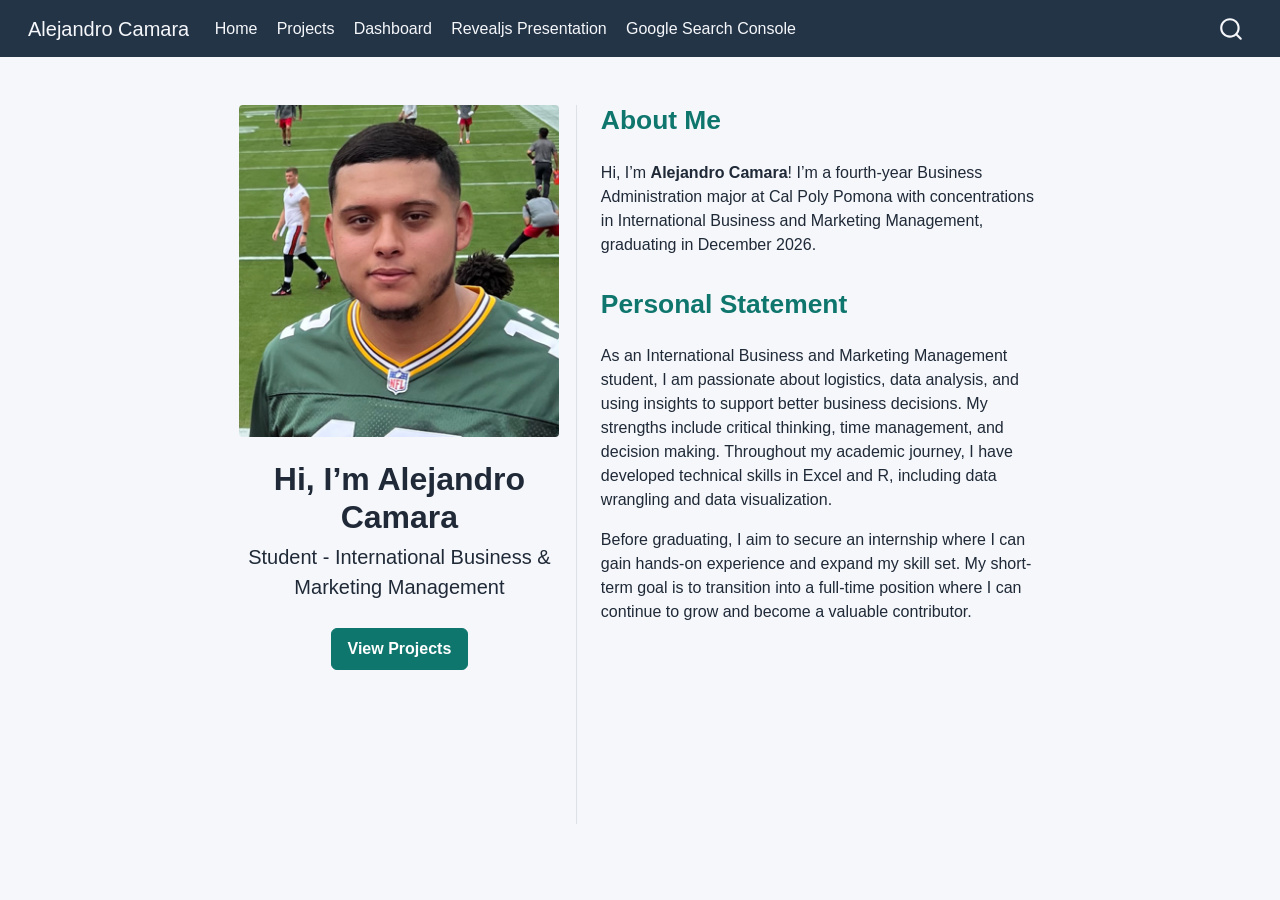
<file: index.html>
<!DOCTYPE html>
<html xmlns="http://www.w3.org/1999/xhtml" lang="en" xml:lang="en"><head>

<meta charset="utf-8">
<meta name="generator" content="quarto-1.9.37">

<meta name="viewport" content="width=device-width, initial-scale=1.0, user-scalable=yes">


<title>Hi, I’m Alejandro Camara – Alejandro Camara</title>
<style>
/* Default styles provided by pandoc.
** See https://pandoc.org/MANUAL.html#variables-for-html for config info.
*/
code{white-space: pre-wrap;}
span.smallcaps{font-variant: small-caps;}
div.columns{display: flex; gap: min(4vw, 1.5em);}
div.column{flex: auto; overflow-x: auto;}
div.hanging-indent{margin-left: 1.5em; text-indent: -1.5em;}
ul.task-list{list-style: none;}
ul.task-list li input[type="checkbox"] {
  width: 0.8em;
  margin: 0 0.8em 0.2em -1em; /* quarto-specific, see https://github.com/quarto-dev/quarto-cli/issues/4556 */ 
  vertical-align: middle;
}
</style>


<script src="site_libs/quarto-nav/quarto-nav.js"></script>
<script src="site_libs/quarto-nav/headroom.min.js"></script>
<script src="site_libs/clipboard/clipboard.min.js"></script>
<script src="site_libs/quarto-search/autocomplete.umd.js"></script>
<script src="site_libs/quarto-search/fuse.min.js"></script>
<script src="site_libs/quarto-search/quarto-search.js"></script>
<meta name="quarto:offset" content="./">
<script src="site_libs/quarto-html/quarto.js" type="module"></script>
<script src="site_libs/quarto-html/tabsets/tabsets.js" type="module"></script>
<script src="site_libs/quarto-html/popper.min.js"></script>
<script src="site_libs/quarto-html/tippy.umd.min.js"></script>
<link href="site_libs/quarto-html/tippy.css" rel="stylesheet">
<link href="site_libs/quarto-html/quarto-syntax-highlighting-7f8f88aac4f3542376d5c11b86a4c14d.css" rel="stylesheet" id="quarto-text-highlighting-styles">
<script src="site_libs/bootstrap/bootstrap.min.js"></script>
<link href="site_libs/bootstrap/bootstrap-icons.css" rel="stylesheet">
<link href="site_libs/bootstrap/bootstrap-26445c06ce2e03be5a91d773bb42585d.min.css" rel="stylesheet" append-hash="true" id="quarto-bootstrap" data-mode="light">
<script id="quarto-search-options" type="application/json">{
  "location": "navbar",
  "copy-button": false,
  "collapse-after": 3,
  "panel-placement": "end",
  "type": "overlay",
  "limit": 50,
  "keyboard-shortcut": [
    "f",
    "/",
    "s"
  ],
  "show-item-context": false,
  "language": {
    "search-no-results-text": "No results",
    "search-matching-documents-text": "matching documents",
    "search-copy-link-title": "Copy link to search",
    "search-hide-matches-text": "Hide additional matches",
    "search-more-match-text": "more match in this document",
    "search-more-matches-text": "more matches in this document",
    "search-clear-button-title": "Clear",
    "search-text-placeholder": "",
    "search-detached-cancel-button-title": "Cancel",
    "search-submit-button-title": "Submit",
    "search-label": "Search"
  }
}</script>


<link rel="stylesheet" href="styles.css">
</head>

<body class="nav-fixed fullcontent quarto-light">

<div id="quarto-search-results"></div>
  <header id="quarto-header" class="headroom fixed-top">
    <nav class="navbar navbar-expand-lg " data-bs-theme="dark">
      <div class="navbar-container container-fluid">
      <div class="navbar-brand-container mx-auto">
    <a class="navbar-brand" href="./index.html">
    <span class="navbar-title">Alejandro Camara</span>
    </a>
  </div>
            <div id="quarto-search" class="" title="Search"></div>
          <button class="navbar-toggler" type="button" data-bs-toggle="collapse" data-bs-target="#navbarCollapse" aria-controls="navbarCollapse" role="menu" aria-expanded="false" aria-label="Toggle navigation" onclick="if (window.quartoToggleHeadroom) { window.quartoToggleHeadroom(); }">
  <span class="navbar-toggler-icon"></span>
</button>
          <div class="collapse navbar-collapse" id="navbarCollapse">
            <ul class="navbar-nav navbar-nav-scroll me-auto">
  <li class="nav-item">
    <a class="nav-link active" href="./index.html" aria-current="page"> 
<span class="menu-text">Home</span></a>
  </li>  
  <li class="nav-item">
    <a class="nav-link" href="./projects.html"> 
<span class="menu-text">Projects</span></a>
  </li>  
  <li class="nav-item">
    <a class="nav-link" href="./dashboard.html"> 
<span class="menu-text">Dashboard</span></a>
  </li>  
  <li class="nav-item">
    <a class="nav-link" href="./revealjs-presentation.html"> 
<span class="menu-text">Revealjs Presentation</span></a>
  </li>  
  <li class="nav-item">
    <a class="nav-link" href="./google-analytics.html"> 
<span class="menu-text">Google Search Console</span></a>
  </li>  
</ul>
          </div> <!-- /navcollapse -->
            <div class="quarto-navbar-tools">
</div>
      </div> <!-- /container-fluid -->
    </nav>
</header>
<!-- content -->
<div id="quarto-content" class="quarto-container page-columns page-rows-contents page-layout-article page-navbar">
<!-- sidebar -->
<!-- margin-sidebar -->
    
<!-- main -->
<div class="quarto-about-trestles">
  <div class="about-entity">
    <img src="images/photo.png" class="about-image
  rounded " style="width: 20em;">
<header id="title-block-header" class="quarto-title-block default">
<div class="quarto-title">
<h1 class="title">Hi, I’m Alejandro Camara</h1>
<p class="subtitle lead">Student - International Business &amp; Marketing Management</p>
</div>
<div class="quarto-title-meta">
  </div>
</header>
    <div class="about-links">
  <a href="https://acamara-cpp.github.io/portfolio-website/projects.html" class="about-link" rel="" target="">
     <span class="about-link-text">View Projects</span>
  </a>
</div>
  </div>
  <div class="about-contents"><main class="content" id="quarto-document-content">
<section id="about-me" class="level2">
<h2 data-anchor-id="about-me">About Me</h2>
<p>Hi, I’m <strong>Alejandro Camara</strong>! I’m a fourth-year Business Administration major at Cal Poly Pomona with concentrations in International Business and Marketing Management, graduating in December 2026.</p>
</section>
<section id="personal-statement" class="level2">
<h2 data-anchor-id="personal-statement">Personal Statement</h2>
<p>As an International Business and Marketing Management student, I am passionate about logistics, data analysis, and using insights to support better business decisions. My strengths include critical thinking, time management, and decision making. Throughout my academic journey, I have developed technical skills in Excel and R, including data wrangling and data visualization.</p>
<p>Before graduating, I aim to secure an internship where I can gain hands-on experience and expand my skill set. My short-term goal is to transition into a full-time position where I can continue to grow and become a valuable contributor.</p>


</section>
</main></div>
</div>
 <!-- /main -->
<script id="quarto-html-after-body" type="application/javascript">
  window.document.addEventListener("DOMContentLoaded", function (event) {
    const isCodeAnnotation = (el) => {
      for (const clz of el.classList) {
        if (clz.startsWith('code-annotation-')) {                     
          return true;
        }
      }
      return false;
    }
    const onCopySuccess = function(e) {
      // button target
      const button = e.trigger;
      // don't keep focus
      button.blur();
      // flash "checked"
      button.classList.add('code-copy-button-checked');
      var currentTitle = button.getAttribute("title");
      button.setAttribute("title", "Copied!");
      let tooltip;
      if (window.bootstrap) {
        button.setAttribute("data-bs-toggle", "tooltip");
        button.setAttribute("data-bs-placement", "left");
        button.setAttribute("data-bs-title", "Copied!");
        tooltip = new bootstrap.Tooltip(button, 
          { trigger: "manual", 
            customClass: "code-copy-button-tooltip",
            offset: [0, -8]});
        tooltip.show();    
      }
      setTimeout(function() {
        if (tooltip) {
          tooltip.hide();
          button.removeAttribute("data-bs-title");
          button.removeAttribute("data-bs-toggle");
          button.removeAttribute("data-bs-placement");
        }
        button.setAttribute("title", currentTitle);
        button.classList.remove('code-copy-button-checked');
      }, 1000);
      // clear code selection
      e.clearSelection();
    }
    const getTextToCopy = function(trigger) {
      const outerScaffold = trigger.parentElement.cloneNode(true);
      const codeEl = outerScaffold.querySelector('code');
      for (const childEl of codeEl.children) {
        if (isCodeAnnotation(childEl)) {
          childEl.remove();
        }
      }
      return codeEl.innerText;
    }
    const clipboard = new window.ClipboardJS('.code-copy-button:not([data-in-quarto-modal])', {
      text: getTextToCopy
    });
    clipboard.on('success', onCopySuccess);
    if (window.document.getElementById('quarto-embedded-source-code-modal')) {
      const clipboardModal = new window.ClipboardJS('.code-copy-button[data-in-quarto-modal]', {
        text: getTextToCopy,
        container: window.document.getElementById('quarto-embedded-source-code-modal')
      });
      clipboardModal.on('success', onCopySuccess);
    }
      var localhostRegex = new RegExp(/^(?:http|https):\/\/localhost\:?[0-9]*\//);
      var mailtoRegex = new RegExp(/^mailto:/);
        var filterRegex = new RegExp("https:\/\/acamara-cpp\.github\.io\/portfolio-website\/");
      var isInternal = (href) => {
          return filterRegex.test(href) || localhostRegex.test(href) || mailtoRegex.test(href);
      }
      // Inspect non-navigation links and adorn them if external
     var links = window.document.querySelectorAll('a[href]:not(.nav-link):not(.navbar-brand):not(.toc-action):not(.sidebar-link):not(.sidebar-item-toggle):not(.pagination-link):not(.no-external):not([aria-hidden]):not(.dropdown-item):not(.quarto-navigation-tool):not(.about-link)');
      for (var i=0; i<links.length; i++) {
        const link = links[i];
        if (!isInternal(link.href)) {
          // undo the damage that might have been done by quarto-nav.js in the case of
          // links that we want to consider external
          if (link.dataset.originalHref !== undefined) {
            link.href = link.dataset.originalHref;
          }
        }
      }
    function tippyHover(el, contentFn, onTriggerFn, onUntriggerFn) {
      const config = {
        allowHTML: true,
        maxWidth: 500,
        delay: 100,
        arrow: false,
        appendTo: function(el) {
            return el.parentElement;
        },
        interactive: true,
        interactiveBorder: 10,
        theme: 'quarto',
        placement: 'bottom-start',
      };
      if (contentFn) {
        config.content = contentFn;
      }
      if (onTriggerFn) {
        config.onTrigger = onTriggerFn;
      }
      if (onUntriggerFn) {
        config.onUntrigger = onUntriggerFn;
      }
      window.tippy(el, config); 
    }
    const noterefs = window.document.querySelectorAll('a[role="doc-noteref"]');
    for (var i=0; i<noterefs.length; i++) {
      const ref = noterefs[i];
      tippyHover(ref, function() {
        // use id or data attribute instead here
        let href = ref.getAttribute('data-footnote-href') || ref.getAttribute('href');
        try { href = new URL(href).hash; } catch {}
        const id = href.replace(/^#\/?/, "");
        const note = window.document.getElementById(id);
        if (note) {
          return note.innerHTML;
        } else {
          return "";
        }
      });
    }
    const xrefs = window.document.querySelectorAll('a.quarto-xref');
    const processXRef = (id, note) => {
      // Strip column container classes
      const stripColumnClz = (el) => {
        el.classList.remove("page-full", "page-columns");
        if (el.children) {
          for (const child of el.children) {
            stripColumnClz(child);
          }
        }
      }
      stripColumnClz(note)
      if (id === null || id.startsWith('sec-')) {
        // Special case sections, only their first couple elements
        const container = document.createElement("div");
        if (note.children && note.children.length > 2) {
          container.appendChild(note.children[0].cloneNode(true));
          for (let i = 1; i < note.children.length; i++) {
            const child = note.children[i];
            if (child.tagName === "P" && child.innerText === "") {
              continue;
            } else {
              container.appendChild(child.cloneNode(true));
              break;
            }
          }
          if (window.Quarto?.typesetMath) {
            window.Quarto.typesetMath(container);
          }
          return container.innerHTML
        } else {
          if (window.Quarto?.typesetMath) {
            window.Quarto.typesetMath(note);
          }
          return note.innerHTML;
        }
      } else {
        // Remove any anchor links if they are present
        const anchorLink = note.querySelector('a.anchorjs-link');
        if (anchorLink) {
          anchorLink.remove();
        }
        if (window.Quarto?.typesetMath) {
          window.Quarto.typesetMath(note);
        }
        if (note.classList.contains("callout")) {
          return note.outerHTML;
        } else {
          return note.innerHTML;
        }
      }
    }
    for (var i=0; i<xrefs.length; i++) {
      const xref = xrefs[i];
      tippyHover(xref, undefined, function(instance) {
        instance.disable();
        let url = xref.getAttribute('href');
        let hash = undefined; 
        if (url.startsWith('#')) {
          hash = url;
        } else {
          try { hash = new URL(url).hash; } catch {}
        }
        if (hash) {
          const id = hash.replace(/^#\/?/, "");
          const note = window.document.getElementById(id);
          if (note !== null) {
            try {
              const html = processXRef(id, note.cloneNode(true));
              instance.setContent(html);
            } finally {
              instance.enable();
              instance.show();
            }
          } else {
            // See if we can fetch this
            fetch(url.split('#')[0])
            .then(res => res.text())
            .then(html => {
              const parser = new DOMParser();
              const htmlDoc = parser.parseFromString(html, "text/html");
              const note = htmlDoc.getElementById(id);
              if (note !== null) {
                const html = processXRef(id, note);
                instance.setContent(html);
              } 
            }).finally(() => {
              instance.enable();
              instance.show();
            });
          }
        } else {
          // See if we can fetch a full url (with no hash to target)
          // This is a special case and we should probably do some content thinning / targeting
          fetch(url)
          .then(res => res.text())
          .then(html => {
            const parser = new DOMParser();
            const htmlDoc = parser.parseFromString(html, "text/html");
            const note = htmlDoc.querySelector('main.content');
            if (note !== null) {
              // This should only happen for chapter cross references
              // (since there is no id in the URL)
              // remove the first header
              if (note.children.length > 0 && note.children[0].tagName === "HEADER") {
                note.children[0].remove();
              }
              const html = processXRef(null, note);
              instance.setContent(html);
            } 
          }).finally(() => {
            instance.enable();
            instance.show();
          });
        }
      }, function(instance) {
      });
    }
        let selectedAnnoteEl;
        const selectorForAnnotation = ( cell, annotation) => {
          let cellAttr = 'data-code-cell="' + cell + '"';
          let lineAttr = 'data-code-annotation="' +  annotation + '"';
          const selector = 'span[' + cellAttr + '][' + lineAttr + ']';
          return selector;
        }
        const selectCodeLines = (annoteEl) => {
          const doc = window.document;
          const targetCell = annoteEl.getAttribute("data-target-cell");
          const targetAnnotation = annoteEl.getAttribute("data-target-annotation");
          const annoteSpan = window.document.querySelector(selectorForAnnotation(targetCell, targetAnnotation));
          const lines = annoteSpan.getAttribute("data-code-lines").split(",");
          const lineIds = lines.map((line) => {
            return targetCell + "-" + line;
          })
          let top = null;
          let height = null;
          let parent = null;
          if (lineIds.length > 0) {
              //compute the position of the single el (top and bottom and make a div)
              const el = window.document.getElementById(lineIds[0]);
              top = el.offsetTop;
              height = el.offsetHeight;
              parent = el.parentElement.parentElement;
            if (lineIds.length > 1) {
              const lastEl = window.document.getElementById(lineIds[lineIds.length - 1]);
              const bottom = lastEl.offsetTop + lastEl.offsetHeight;
              height = bottom - top;
            }
            if (top !== null && height !== null && parent !== null) {
              // cook up a div (if necessary) and position it 
              let div = window.document.getElementById("code-annotation-line-highlight");
              if (div === null) {
                div = window.document.createElement("div");
                div.setAttribute("id", "code-annotation-line-highlight");
                div.style.position = 'absolute';
                parent.appendChild(div);
              }
              div.style.top = top - 2 + "px";
              div.style.height = height + 4 + "px";
              div.style.left = 0;
              let gutterDiv = window.document.getElementById("code-annotation-line-highlight-gutter");
              if (gutterDiv === null) {
                gutterDiv = window.document.createElement("div");
                gutterDiv.setAttribute("id", "code-annotation-line-highlight-gutter");
                gutterDiv.style.position = 'absolute';
                const codeCell = window.document.getElementById(targetCell);
                const gutter = codeCell.querySelector('.code-annotation-gutter');
                gutter.appendChild(gutterDiv);
              }
              gutterDiv.style.top = top - 2 + "px";
              gutterDiv.style.height = height + 4 + "px";
            }
            selectedAnnoteEl = annoteEl;
          }
        };
        const unselectCodeLines = () => {
          const elementsIds = ["code-annotation-line-highlight", "code-annotation-line-highlight-gutter"];
          elementsIds.forEach((elId) => {
            const div = window.document.getElementById(elId);
            if (div) {
              div.remove();
            }
          });
          selectedAnnoteEl = undefined;
        };
          // Handle positioning of the toggle
      window.addEventListener(
        "resize",
        throttle(() => {
          elRect = undefined;
          if (selectedAnnoteEl) {
            selectCodeLines(selectedAnnoteEl);
          }
        }, 10)
      );
      function throttle(fn, ms) {
      let throttle = false;
      let timer;
        return (...args) => {
          if(!throttle) { // first call gets through
              fn.apply(this, args);
              throttle = true;
          } else { // all the others get throttled
              if(timer) clearTimeout(timer); // cancel #2
              timer = setTimeout(() => {
                fn.apply(this, args);
                timer = throttle = false;
              }, ms);
          }
        };
      }
        // Attach click handler to the DT
        const annoteDls = window.document.querySelectorAll('dt[data-target-cell]');
        for (const annoteDlNode of annoteDls) {
          annoteDlNode.addEventListener('click', (event) => {
            const clickedEl = event.target;
            if (clickedEl !== selectedAnnoteEl) {
              unselectCodeLines();
              const activeEl = window.document.querySelector('dt[data-target-cell].code-annotation-active');
              if (activeEl) {
                activeEl.classList.remove('code-annotation-active');
              }
              selectCodeLines(clickedEl);
              clickedEl.classList.add('code-annotation-active');
            } else {
              // Unselect the line
              unselectCodeLines();
              clickedEl.classList.remove('code-annotation-active');
            }
          });
        }
    const findCites = (el) => {
      const parentEl = el.parentElement;
      if (parentEl) {
        const cites = parentEl.dataset.cites;
        if (cites) {
          return {
            el,
            cites: cites.split(' ')
          };
        } else {
          return findCites(el.parentElement)
        }
      } else {
        return undefined;
      }
    };
    var bibliorefs = window.document.querySelectorAll('a[role="doc-biblioref"]');
    for (var i=0; i<bibliorefs.length; i++) {
      const ref = bibliorefs[i];
      const citeInfo = findCites(ref);
      if (citeInfo) {
        tippyHover(citeInfo.el, function() {
          var popup = window.document.createElement('div');
          citeInfo.cites.forEach(function(cite) {
            var citeDiv = window.document.createElement('div');
            citeDiv.classList.add('hanging-indent');
            citeDiv.classList.add('csl-entry');
            var biblioDiv = window.document.getElementById('ref-' + cite);
            if (biblioDiv) {
              citeDiv.innerHTML = biblioDiv.innerHTML;
            }
            popup.appendChild(citeDiv);
          });
          return popup.innerHTML;
        });
      }
    }
  });
  </script>
</div> <!-- /content -->




</body></html>
</file>
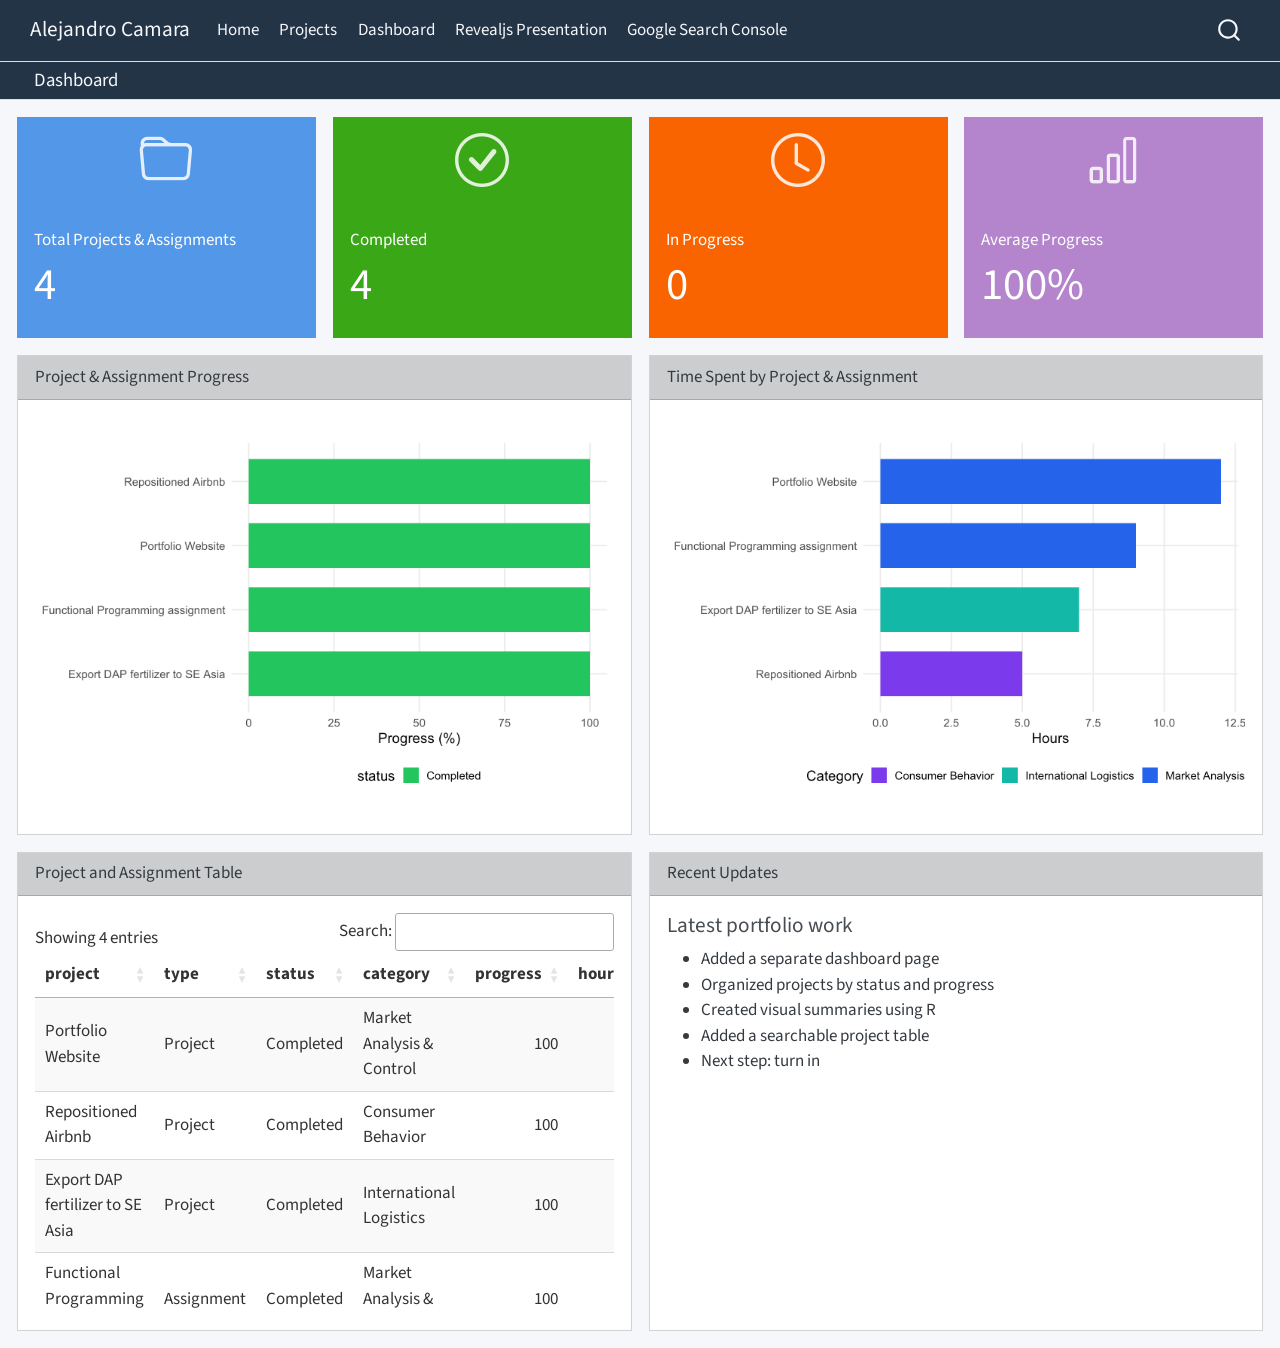
<file: dashboard.html>
<!DOCTYPE html>
<html xmlns="http://www.w3.org/1999/xhtml" lang="en" xml:lang="en"><head>

<meta charset="utf-8">
<meta name="generator" content="quarto-1.9.37">

<meta name="viewport" content="width=device-width, initial-scale=1.0, user-scalable=yes">


<title>Dashboard – Alejandro Camara</title>
<style>
/* Default styles provided by pandoc.
** See https://pandoc.org/MANUAL.html#variables-for-html for config info.
*/
code{white-space: pre-wrap;}
span.smallcaps{font-variant: small-caps;}
div.columns{display: flex; gap: min(4vw, 1.5em);}
div.column{flex: auto; overflow-x: auto;}
div.hanging-indent{margin-left: 1.5em; text-indent: -1.5em;}
ul.task-list{list-style: none;}
ul.task-list li input[type="checkbox"] {
  width: 0.8em;
  margin: 0 0.8em 0.2em -1em; /* quarto-specific, see https://github.com/quarto-dev/quarto-cli/issues/4556 */ 
  vertical-align: middle;
}
</style>


<script src="site_libs/quarto-nav/quarto-nav.js"></script>
<script src="site_libs/quarto-nav/headroom.min.js"></script>
<script src="site_libs/clipboard/clipboard.min.js"></script>
<script src="site_libs/quarto-search/autocomplete.umd.js"></script>
<script src="site_libs/quarto-search/fuse.min.js"></script>
<script src="site_libs/quarto-search/quarto-search.js"></script>
<meta name="quarto:offset" content="./">
<script src="site_libs/quarto-html/quarto.js" type="module"></script>
<script src="site_libs/quarto-html/tabsets/tabsets.js" type="module"></script>
<script src="site_libs/quarto-html/popper.min.js"></script>
<script src="site_libs/quarto-html/tippy.umd.min.js"></script>
<script src="site_libs/quarto-html/anchor.min.js"></script>
<link href="site_libs/quarto-html/tippy.css" rel="stylesheet">
<link href="site_libs/quarto-html/quarto-syntax-highlighting-7f8f88aac4f3542376d5c11b86a4c14d.css" rel="stylesheet" class="quarto-color-scheme" id="quarto-text-highlighting-styles">
<link href="site_libs/quarto-html/quarto-syntax-highlighting-dark-d0ae9245876894da5ac7e18953ecc5cc.css" rel="stylesheet" class="quarto-color-scheme quarto-color-alternate" id="quarto-text-highlighting-styles">
<link href="site_libs/quarto-html/quarto-syntax-highlighting-7f8f88aac4f3542376d5c11b86a4c14d.css" rel="stylesheet" class="quarto-color-scheme-extra" id="quarto-text-highlighting-styles">
<script src="site_libs/bootstrap/bootstrap.min.js"></script>
<link href="site_libs/bootstrap/bootstrap-icons.css" rel="stylesheet">
<link href="site_libs/bootstrap/bootstrap-158031087360bce0ff56dc785ce39e06.min.css" rel="stylesheet" append-hash="true" class="quarto-color-scheme" id="quarto-bootstrap" data-mode="light">
<link href="site_libs/bootstrap/bootstrap-dark-158031087360bce0ff56dc785ce39e06.min.css" rel="stylesheet" append-hash="true" class="quarto-color-scheme quarto-color-alternate" id="quarto-bootstrap" data-mode="light">
<link href="site_libs/bootstrap/bootstrap-158031087360bce0ff56dc785ce39e06.min.css" rel="stylesheet" append-hash="true" class="quarto-color-scheme-extra" id="quarto-bootstrap" data-mode="light">
<script src="site_libs/quarto-dashboard/quarto-dashboard.js"></script>
<script src="site_libs/quarto-dashboard/stickythead.js"></script>



<script src="site_libs/quarto-dashboard/web-components.js" type="module"></script>
<script src="site_libs/quarto-dashboard/components.js"></script>

<script id="quarto-search-options" type="application/json">{
  "location": "navbar",
  "copy-button": false,
  "collapse-after": 3,
  "panel-placement": "end",
  "type": "overlay",
  "limit": 50,
  "keyboard-shortcut": [
    "f",
    "/",
    "s"
  ],
  "show-item-context": false,
  "language": {
    "search-no-results-text": "No results",
    "search-matching-documents-text": "matching documents",
    "search-copy-link-title": "Copy link to search",
    "search-hide-matches-text": "Hide additional matches",
    "search-more-match-text": "more match in this document",
    "search-more-matches-text": "more matches in this document",
    "search-clear-button-title": "Clear",
    "search-text-placeholder": "",
    "search-detached-cancel-button-title": "Cancel",
    "search-submit-button-title": "Submit",
    "search-label": "Search"
  }
}</script>
<link href="site_libs/htmltools-fill-0.5.9/fill.css" rel="stylesheet">
<script src="site_libs/htmlwidgets-1.6.4/htmlwidgets.js"></script>
<link href="site_libs/datatables-css-0.0.0/datatables-crosstalk.css" rel="stylesheet">
<script src="site_libs/datatables-binding-0.34.0/datatables.js"></script>
<script src="site_libs/jquery-3.6.0/jquery-3.6.0.min.js"></script>
<link href="site_libs/dt-core-1.13.6/css/jquery.dataTables.min.css" rel="stylesheet">
<link href="site_libs/dt-core-1.13.6/css/jquery.dataTables.extra.css" rel="stylesheet">
<script src="site_libs/dt-core-1.13.6/js/jquery.dataTables.min.js"></script>
<link href="site_libs/crosstalk-1.2.2/css/crosstalk.min.css" rel="stylesheet">
<script src="site_libs/crosstalk-1.2.2/js/crosstalk.min.js"></script>


<link rel="stylesheet" href="styles.css">
</head>

<body class="quarto-dashboard nav-fixed fullcontent quarto-light">


<div id="quarto-search-results"></div>
  <header id="quarto-header" class="headroom fixed-top">
    <nav class="navbar navbar-expand-lg " data-bs-theme="dark">
      <div class="navbar-container container-fluid">
      <div class="navbar-brand-container mx-auto">
    <a class="navbar-brand" href="./index.html">
    <span class="navbar-title">Alejandro Camara</span>
    </a>
  </div>
            <div id="quarto-search" class="" title="Search"></div>
          <button class="navbar-toggler" type="button" data-bs-toggle="collapse" data-bs-target="#navbarCollapse" aria-controls="navbarCollapse" role="menu" aria-expanded="false" aria-label="Toggle navigation" onclick="if (window.quartoToggleHeadroom) { window.quartoToggleHeadroom(); }">
  <span class="navbar-toggler-icon"></span>
</button>
          <div class="collapse navbar-collapse" id="navbarCollapse">
            <ul class="navbar-nav navbar-nav-scroll me-auto">
  <li class="nav-item">
    <a class="nav-link" href="./index.html"> 
<span class="menu-text">Home</span></a>
  </li>  
  <li class="nav-item">
    <a class="nav-link" href="./projects.html"> 
<span class="menu-text">Projects</span></a>
  </li>  
  <li class="nav-item">
    <a class="nav-link active" href="./dashboard.html" aria-current="page"> 
<span class="menu-text">Dashboard</span></a>
  </li>  
  <li class="nav-item">
    <a class="nav-link" href="./revealjs-presentation.html"> 
<span class="menu-text">Revealjs Presentation</span></a>
  </li>  
  <li class="nav-item">
    <a class="nav-link" href="./google-analytics.html"> 
<span class="menu-text">Google Search Console</span></a>
  </li>  
</ul>
          </div> <!-- /navcollapse -->
            <div class="quarto-navbar-tools">
</div>
      </div> <!-- /container-fluid -->
    </nav>
<header id="quarto-dashboard-header">
<nav class="navbar navbar-expand-md slim" data-bs-theme="dark">
  <div class="navbar-container container-fluid">
    <button class="navbar-toggler hidden" type="button" data-bs-toggle="collapse" data-bs-target="#dashboard-collapse" aria-controls="dashboard-collapse" aria-expanded="false" aria-label="Toggle navigation">
      <span class="navbar-toggler-icon"></span>
    </button>    


    <div class="navbar-brand-container">


      <div class="navbar-title">
        <div class="navbar-title-text"><a href="#">Dashboard</a></div>
        
        
      </div>
    </div>
</div>
</nav>
</header></header>
<!-- content -->
<div id="quarto-content" class="quarto-container page-layout-custom page-navbar quarto-dashboard-content bslib-gap-spacing html-fill-container dashboard-scrolling">
<!-- sidebar -->
<!-- margin-sidebar -->
<!-- main -->

<div class="bslib-grid-item html-fill-item bslib-grid" data-layout="flow" style="display: grid; grid-template-rows: minmax(3em, max-content) minmax(3em, 45fr) minmax(3em, 45fr); grid-auto-columns: minmax(0, 1fr);">
<div class="bslib-grid" style="display: grid; grid-template-columns: minmax(3em, 1fr) minmax(3em, 1fr) minmax(3em, 1fr) minmax(3em, 1fr);
grid-auto-rows: minmax(0, 1fr);">
<div class="card valuebox cell bslib-card html-fill-container bslib-value-box bg-primary showcase-left-center" data-bslib-card-init="" data-require-bs-caller="card()">
<div class="card-body html-fill-item html-fill-container">
<div data-icon="folder" class="html-fill-item html-fill-container value-box-grid">
<div class="value-box-showcase html-fill-item html-fill-container">

<i class="bi bi-folder"></i></div>
<div class="value-box-area">
<p class="value-box-title">
Total Projects &amp; Assignments
</p>
<p class="value-box-value">
4
</p>
</div>
</div>
</div>
<script data-bslib-card-init="">bslib.Card.initializeAllCards();</script></div><div class="card valuebox cell bslib-card html-fill-container bslib-value-box bg-success showcase-left-center" data-bslib-card-init="" data-require-bs-caller="card()">
<div class="card-body html-fill-item html-fill-container">
<div data-icon="check-circle" class="html-fill-item html-fill-container value-box-grid">
<div class="value-box-showcase html-fill-item html-fill-container">

<i class="bi bi-check-circle"></i></div>
<div class="value-box-area">
<p class="value-box-title">
Completed
</p>
<p class="value-box-value">
4
</p>
</div>
</div>
</div>
<script data-bslib-card-init="">bslib.Card.initializeAllCards();</script></div><div class="card valuebox cell bslib-card html-fill-container bslib-value-box bg-warning showcase-left-center" data-bslib-card-init="" data-require-bs-caller="card()">
<div class="card-body html-fill-item html-fill-container">
<div data-icon="clock" class="html-fill-item html-fill-container value-box-grid">
<div class="value-box-showcase html-fill-item html-fill-container">

<i class="bi bi-clock"></i></div>
<div class="value-box-area">
<p class="value-box-title">
In Progress
</p>
<p class="value-box-value">
0
</p>
</div>
</div>
</div>
<script data-bslib-card-init="">bslib.Card.initializeAllCards();</script></div><div class="card valuebox cell bslib-card html-fill-container bslib-value-box bg-info showcase-left-center" data-bslib-card-init="" data-require-bs-caller="card()">
<div class="card-body html-fill-item html-fill-container">
<div data-icon="bar-chart" class="html-fill-item html-fill-container value-box-grid">
<div class="value-box-showcase html-fill-item html-fill-container">

<i class="bi bi-bar-chart"></i></div>
<div class="value-box-area">
<p class="value-box-title">
Average Progress
</p>
<p class="value-box-value">
100%
</p>
</div>
</div>
</div>
<script data-bslib-card-init="">bslib.Card.initializeAllCards();</script></div>
</div>
<div class="bslib-grid" style="display: grid; grid-template-columns: minmax(3em, 1fr) minmax(3em, 1fr);
grid-auto-rows: minmax(0, 1fr);">
<div class="card cell bslib-card html-fill-container" data-title="Project &amp; Assignment Progress" data-bslib-card-init="" data-require-bs-caller="card()" data-full-screen="false">
<div class="card-header"><div class="card-title"><span style="display: inline">
Project &amp; Assignment Progress
</span></div></div>
<div class="card-body html-fill-item html-fill-container">
<div class="cell-output-display html-fill-item html-fill-container">
<img src="dashboard_files/figure-html/unnamed-chunk-6-1.png" class="img-fluid quarto-dashboard-img-contain">
</div>
</div>
<bslib-tooltip placement="auto" bsoptions="[]" data-require-bs-version="5" data-require-bs-caller="tooltip()">
    <template>Expand</template>
    <span class="bslib-full-screen-enter badge rounded-pill">
        <svg xmlns="http://www.w3.org/2000/svg" viewbox="0 0 24 24" style="height:1em;width:1em;" aria-hidden="true" role="img"><path d="M20 5C20 4.4 19.6 4 19 4H13C12.4 4 12 3.6 12 3C12 2.4 12.4 2 13 2H21C21.6 2 22 2.4 22 3V11C22 11.6 21.6 12 21 12C20.4 12 20 11.6 20 11V5ZM4 19C4 19.6 4.4 20 5 20H11C11.6 20 12 20.4 12 21C12 21.6 11.6 22 11 22H3C2.4 22 2 21.6 2 21V13C2 12.4 2.4 12 3 12C3.6 12 4 12.4 4 13V19Z"></path></svg>
    </span>
</bslib-tooltip><script data-bslib-card-init="">bslib.Card.initializeAllCards();</script></div><div class="card cell bslib-card html-fill-container" data-title="Time Spent by Project &amp; Assignment" data-bslib-card-init="" data-require-bs-caller="card()" data-full-screen="false">
<div class="card-header"><div class="card-title"><span style="display: inline">
Time Spent by Project &amp; Assignment
</span></div></div>
<div class="card-body html-fill-item html-fill-container">
<div class="cell-output-display html-fill-item html-fill-container">
<img src="dashboard_files/figure-html/unnamed-chunk-7-1.png" class="img-fluid quarto-dashboard-img-contain">
</div>
</div>
<bslib-tooltip placement="auto" bsoptions="[]" data-require-bs-version="5" data-require-bs-caller="tooltip()">
    <template>Expand</template>
    <span class="bslib-full-screen-enter badge rounded-pill">
        <svg xmlns="http://www.w3.org/2000/svg" viewbox="0 0 24 24" style="height:1em;width:1em;" aria-hidden="true" role="img"><path d="M20 5C20 4.4 19.6 4 19 4H13C12.4 4 12 3.6 12 3C12 2.4 12.4 2 13 2H21C21.6 2 22 2.4 22 3V11C22 11.6 21.6 12 21 12C20.4 12 20 11.6 20 11V5ZM4 19C4 19.6 4.4 20 5 20H11C11.6 20 12 20.4 12 21C12 21.6 11.6 22 11 22H3C2.4 22 2 21.6 2 21V13C2 12.4 2.4 12 3 12C3.6 12 4 12.4 4 13V19Z"></path></svg>
    </span>
</bslib-tooltip><script data-bslib-card-init="">bslib.Card.initializeAllCards();</script></div>
</div>
<div class="bslib-grid" style="display: grid; grid-template-columns: minmax(3em, 1fr) minmax(3em, 1fr);
grid-auto-rows: minmax(0, 1fr);">
<div class="card cell bslib-card html-fill-container" data-title="Project and Assignment Table" data-bslib-card-init="" data-require-bs-caller="card()" data-full-screen="false">
<div class="card-header"><div class="card-title"><span style="display: inline">
Project and Assignment Table
</span></div></div>
<div class="card-body html-fill-item html-fill-container">
<div class="cell-output-display html-fill-item html-fill-container">
<div class="datatables html-widget html-fill-item html-fill-container" id="htmlwidget-ad7a5b4144393c36742e" style="width:100%;height:auto;"></div>
<script type="application/json" data-for="htmlwidget-ad7a5b4144393c36742e">{"x":{"filter":"none","vertical":false,"data":[["Portfolio Website","Repositioned Airbnb","Export DAP fertilizer to SE Asia","Functional Programming assignment"],["Project","Project","Project","Assignment"],["Completed","Completed","Completed","Completed"],["Market Analysis &amp; Control","Consumer Behavior","International Logistics","Market Analysis &amp; Control"],[100,100,100,100],[12,5,7,9]],"container":"<table class=\"display\">\n  <thead>\n    <tr>\n      <th>project<\/th>\n      <th>type<\/th>\n      <th>status<\/th>\n      <th>category<\/th>\n      <th>progress<\/th>\n      <th>hours<\/th>\n    <\/tr>\n  <\/thead>\n<\/table>","options":{"bPaginate":false,"dom":"ifrt","language":{"info":"Showing _TOTAL_ entries"},"pageLength":3,"searching":true,"lengthChange":false,"columnDefs":[{"className":"dt-right","targets":[4,5]},{"name":"project","targets":0},{"name":"type","targets":1},{"name":"status","targets":2},{"name":"category","targets":3},{"name":"progress","targets":4},{"name":"hours","targets":5}],"order":[],"autoWidth":false,"orderClasses":false}},"evals":[],"jsHooks":[]}</script>
</div>
</div>
<bslib-tooltip placement="auto" bsoptions="[]" data-require-bs-version="5" data-require-bs-caller="tooltip()">
    <template>Expand</template>
    <span class="bslib-full-screen-enter badge rounded-pill">
        <svg xmlns="http://www.w3.org/2000/svg" viewbox="0 0 24 24" style="height:1em;width:1em;" aria-hidden="true" role="img"><path d="M20 5C20 4.4 19.6 4 19 4H13C12.4 4 12 3.6 12 3C12 2.4 12.4 2 13 2H21C21.6 2 22 2.4 22 3V11C22 11.6 21.6 12 21 12C20.4 12 20 11.6 20 11V5ZM4 19C4 19.6 4.4 20 5 20H11C11.6 20 12 20.4 12 21C12 21.6 11.6 22 11 22H3C2.4 22 2 21.6 2 21V13C2 12.4 2.4 12 3 12C3.6 12 4 12.4 4 13V19Z"></path></svg>
    </span>
</bslib-tooltip><script data-bslib-card-init="">bslib.Card.initializeAllCards();</script></div><div class="card bslib-card html-fill-container" data-title="Recent Updates" data-bslib-card-init="" data-require-bs-caller="card()" data-full-screen="false">
<div class="card-header"><div class="card-title"><span style="display: inline">
Recent Updates
</span></div></div>
<div class="card-body html-fill-item html-fill-container">
<div class="h4">
Latest

portfolio

work
</div>
<ul>
<li>Added a separate dashboard page<br>
</li>
<li>Organized projects by status and progress<br>
</li>
<li>Created visual summaries using R<br>
</li>
<li>Added a searchable project table<br>
</li>
<li>Next step: turn in</li>
</ul>
</div>
<bslib-tooltip placement="auto" bsoptions="[]" data-require-bs-version="5" data-require-bs-caller="tooltip()">
    <template>Expand</template>
    <span class="bslib-full-screen-enter badge rounded-pill">
        <svg xmlns="http://www.w3.org/2000/svg" viewbox="0 0 24 24" style="height:1em;width:1em;" aria-hidden="true" role="img"><path d="M20 5C20 4.4 19.6 4 19 4H13C12.4 4 12 3.6 12 3C12 2.4 12.4 2 13 2H21C21.6 2 22 2.4 22 3V11C22 11.6 21.6 12 21 12C20.4 12 20 11.6 20 11V5ZM4 19C4 19.6 4.4 20 5 20H11C11.6 20 12 20.4 12 21C12 21.6 11.6 22 11 22H3C2.4 22 2 21.6 2 21V13C2 12.4 2.4 12 3 12C3.6 12 4 12.4 4 13V19Z"></path></svg>
    </span>
</bslib-tooltip><script data-bslib-card-init="">bslib.Card.initializeAllCards();</script></div><div id="3ade8a4a-fb1d-4a6c-8409-ac45482d5fc9" class="hidden">

</div>
</div>
</div>


<script id="quarto-html-after-body" type="application/javascript">
  window.document.addEventListener("DOMContentLoaded", function (event) {
    const icon = "";
    const anchorJS = new window.AnchorJS();
    anchorJS.options = {
      placement: 'right',
      icon: icon
    };
    anchorJS.add('.anchored');
    const isCodeAnnotation = (el) => {
      for (const clz of el.classList) {
        if (clz.startsWith('code-annotation-')) {                     
          return true;
        }
      }
      return false;
    }
    const onCopySuccess = function(e) {
      // button target
      const button = e.trigger;
      // don't keep focus
      button.blur();
      // flash "checked"
      button.classList.add('code-copy-button-checked');
      var currentTitle = button.getAttribute("title");
      button.setAttribute("title", "Copied!");
      let tooltip;
      if (window.bootstrap) {
        button.setAttribute("data-bs-toggle", "tooltip");
        button.setAttribute("data-bs-placement", "left");
        button.setAttribute("data-bs-title", "Copied!");
        tooltip = new bootstrap.Tooltip(button, 
          { trigger: "manual", 
            customClass: "code-copy-button-tooltip",
            offset: [0, -8]});
        tooltip.show();    
      }
      setTimeout(function() {
        if (tooltip) {
          tooltip.hide();
          button.removeAttribute("data-bs-title");
          button.removeAttribute("data-bs-toggle");
          button.removeAttribute("data-bs-placement");
        }
        button.setAttribute("title", currentTitle);
        button.classList.remove('code-copy-button-checked');
      }, 1000);
      // clear code selection
      e.clearSelection();
    }
    const getTextToCopy = function(trigger) {
      const outerScaffold = trigger.parentElement.cloneNode(true);
      const codeEl = outerScaffold.querySelector('code');
      for (const childEl of codeEl.children) {
        if (isCodeAnnotation(childEl)) {
          childEl.remove();
        }
      }
      return codeEl.innerText;
    }
    const clipboard = new window.ClipboardJS('.code-copy-button:not([data-in-quarto-modal])', {
      text: getTextToCopy
    });
    clipboard.on('success', onCopySuccess);
    if (window.document.getElementById('quarto-embedded-source-code-modal')) {
      const clipboardModal = new window.ClipboardJS('.code-copy-button[data-in-quarto-modal]', {
        text: getTextToCopy,
        container: window.document.getElementById('quarto-embedded-source-code-modal')
      });
      clipboardModal.on('success', onCopySuccess);
    }
      var localhostRegex = new RegExp(/^(?:http|https):\/\/localhost\:?[0-9]*\//);
      var mailtoRegex = new RegExp(/^mailto:/);
        var filterRegex = new RegExp("https:\/\/acamara-cpp\.github\.io\/portfolio-website\/");
      var isInternal = (href) => {
          return filterRegex.test(href) || localhostRegex.test(href) || mailtoRegex.test(href);
      }
      // Inspect non-navigation links and adorn them if external
     var links = window.document.querySelectorAll('a[href]:not(.nav-link):not(.navbar-brand):not(.toc-action):not(.sidebar-link):not(.sidebar-item-toggle):not(.pagination-link):not(.no-external):not([aria-hidden]):not(.dropdown-item):not(.quarto-navigation-tool):not(.about-link)');
      for (var i=0; i<links.length; i++) {
        const link = links[i];
        if (!isInternal(link.href)) {
          // undo the damage that might have been done by quarto-nav.js in the case of
          // links that we want to consider external
          if (link.dataset.originalHref !== undefined) {
            link.href = link.dataset.originalHref;
          }
        }
      }
    function tippyHover(el, contentFn, onTriggerFn, onUntriggerFn) {
      const config = {
        allowHTML: true,
        maxWidth: 500,
        delay: 100,
        arrow: false,
        appendTo: function(el) {
            return el.parentElement;
        },
        interactive: true,
        interactiveBorder: 10,
        theme: 'quarto',
        placement: 'bottom-start',
      };
      if (contentFn) {
        config.content = contentFn;
      }
      if (onTriggerFn) {
        config.onTrigger = onTriggerFn;
      }
      if (onUntriggerFn) {
        config.onUntrigger = onUntriggerFn;
      }
      window.tippy(el, config); 
    }
    const noterefs = window.document.querySelectorAll('a[role="doc-noteref"]');
    for (var i=0; i<noterefs.length; i++) {
      const ref = noterefs[i];
      tippyHover(ref, function() {
        // use id or data attribute instead here
        let href = ref.getAttribute('data-footnote-href') || ref.getAttribute('href');
        try { href = new URL(href).hash; } catch {}
        const id = href.replace(/^#\/?/, "");
        const note = window.document.getElementById(id);
        if (note) {
          return note.innerHTML;
        } else {
          return "";
        }
      });
    }
    const xrefs = window.document.querySelectorAll('a.quarto-xref');
    const processXRef = (id, note) => {
      // Strip column container classes
      const stripColumnClz = (el) => {
        el.classList.remove("page-full", "page-columns");
        if (el.children) {
          for (const child of el.children) {
            stripColumnClz(child);
          }
        }
      }
      stripColumnClz(note)
      if (id === null || id.startsWith('sec-')) {
        // Special case sections, only their first couple elements
        const container = document.createElement("div");
        if (note.children && note.children.length > 2) {
          container.appendChild(note.children[0].cloneNode(true));
          for (let i = 1; i < note.children.length; i++) {
            const child = note.children[i];
            if (child.tagName === "P" && child.innerText === "") {
              continue;
            } else {
              container.appendChild(child.cloneNode(true));
              break;
            }
          }
          if (window.Quarto?.typesetMath) {
            window.Quarto.typesetMath(container);
          }
          return container.innerHTML
        } else {
          if (window.Quarto?.typesetMath) {
            window.Quarto.typesetMath(note);
          }
          return note.innerHTML;
        }
      } else {
        // Remove any anchor links if they are present
        const anchorLink = note.querySelector('a.anchorjs-link');
        if (anchorLink) {
          anchorLink.remove();
        }
        if (window.Quarto?.typesetMath) {
          window.Quarto.typesetMath(note);
        }
        if (note.classList.contains("callout")) {
          return note.outerHTML;
        } else {
          return note.innerHTML;
        }
      }
    }
    for (var i=0; i<xrefs.length; i++) {
      const xref = xrefs[i];
      tippyHover(xref, undefined, function(instance) {
        instance.disable();
        let url = xref.getAttribute('href');
        let hash = undefined; 
        if (url.startsWith('#')) {
          hash = url;
        } else {
          try { hash = new URL(url).hash; } catch {}
        }
        if (hash) {
          const id = hash.replace(/^#\/?/, "");
          const note = window.document.getElementById(id);
          if (note !== null) {
            try {
              const html = processXRef(id, note.cloneNode(true));
              instance.setContent(html);
            } finally {
              instance.enable();
              instance.show();
            }
          } else {
            // See if we can fetch this
            fetch(url.split('#')[0])
            .then(res => res.text())
            .then(html => {
              const parser = new DOMParser();
              const htmlDoc = parser.parseFromString(html, "text/html");
              const note = htmlDoc.getElementById(id);
              if (note !== null) {
                const html = processXRef(id, note);
                instance.setContent(html);
              } 
            }).finally(() => {
              instance.enable();
              instance.show();
            });
          }
        } else {
          // See if we can fetch a full url (with no hash to target)
          // This is a special case and we should probably do some content thinning / targeting
          fetch(url)
          .then(res => res.text())
          .then(html => {
            const parser = new DOMParser();
            const htmlDoc = parser.parseFromString(html, "text/html");
            const note = htmlDoc.querySelector('main.content');
            if (note !== null) {
              // This should only happen for chapter cross references
              // (since there is no id in the URL)
              // remove the first header
              if (note.children.length > 0 && note.children[0].tagName === "HEADER") {
                note.children[0].remove();
              }
              const html = processXRef(null, note);
              instance.setContent(html);
            } 
          }).finally(() => {
            instance.enable();
            instance.show();
          });
        }
      }, function(instance) {
      });
    }
        let selectedAnnoteEl;
        const selectorForAnnotation = ( cell, annotation) => {
          let cellAttr = 'data-code-cell="' + cell + '"';
          let lineAttr = 'data-code-annotation="' +  annotation + '"';
          const selector = 'span[' + cellAttr + '][' + lineAttr + ']';
          return selector;
        }
        const selectCodeLines = (annoteEl) => {
          const doc = window.document;
          const targetCell = annoteEl.getAttribute("data-target-cell");
          const targetAnnotation = annoteEl.getAttribute("data-target-annotation");
          const annoteSpan = window.document.querySelector(selectorForAnnotation(targetCell, targetAnnotation));
          const lines = annoteSpan.getAttribute("data-code-lines").split(",");
          const lineIds = lines.map((line) => {
            return targetCell + "-" + line;
          })
          let top = null;
          let height = null;
          let parent = null;
          if (lineIds.length > 0) {
              //compute the position of the single el (top and bottom and make a div)
              const el = window.document.getElementById(lineIds[0]);
              top = el.offsetTop;
              height = el.offsetHeight;
              parent = el.parentElement.parentElement;
            if (lineIds.length > 1) {
              const lastEl = window.document.getElementById(lineIds[lineIds.length - 1]);
              const bottom = lastEl.offsetTop + lastEl.offsetHeight;
              height = bottom - top;
            }
            if (top !== null && height !== null && parent !== null) {
              // cook up a div (if necessary) and position it 
              let div = window.document.getElementById("code-annotation-line-highlight");
              if (div === null) {
                div = window.document.createElement("div");
                div.setAttribute("id", "code-annotation-line-highlight");
                div.style.position = 'absolute';
                parent.appendChild(div);
              }
              div.style.top = top - 2 + "px";
              div.style.height = height + 4 + "px";
              div.style.left = 0;
              let gutterDiv = window.document.getElementById("code-annotation-line-highlight-gutter");
              if (gutterDiv === null) {
                gutterDiv = window.document.createElement("div");
                gutterDiv.setAttribute("id", "code-annotation-line-highlight-gutter");
                gutterDiv.style.position = 'absolute';
                const codeCell = window.document.getElementById(targetCell);
                const gutter = codeCell.querySelector('.code-annotation-gutter');
                gutter.appendChild(gutterDiv);
              }
              gutterDiv.style.top = top - 2 + "px";
              gutterDiv.style.height = height + 4 + "px";
            }
            selectedAnnoteEl = annoteEl;
          }
        };
        const unselectCodeLines = () => {
          const elementsIds = ["code-annotation-line-highlight", "code-annotation-line-highlight-gutter"];
          elementsIds.forEach((elId) => {
            const div = window.document.getElementById(elId);
            if (div) {
              div.remove();
            }
          });
          selectedAnnoteEl = undefined;
        };
          // Handle positioning of the toggle
      window.addEventListener(
        "resize",
        throttle(() => {
          elRect = undefined;
          if (selectedAnnoteEl) {
            selectCodeLines(selectedAnnoteEl);
          }
        }, 10)
      );
      function throttle(fn, ms) {
      let throttle = false;
      let timer;
        return (...args) => {
          if(!throttle) { // first call gets through
              fn.apply(this, args);
              throttle = true;
          } else { // all the others get throttled
              if(timer) clearTimeout(timer); // cancel #2
              timer = setTimeout(() => {
                fn.apply(this, args);
                timer = throttle = false;
              }, ms);
          }
        };
      }
        // Attach click handler to the DT
        const annoteDls = window.document.querySelectorAll('dt[data-target-cell]');
        for (const annoteDlNode of annoteDls) {
          annoteDlNode.addEventListener('click', (event) => {
            const clickedEl = event.target;
            if (clickedEl !== selectedAnnoteEl) {
              unselectCodeLines();
              const activeEl = window.document.querySelector('dt[data-target-cell].code-annotation-active');
              if (activeEl) {
                activeEl.classList.remove('code-annotation-active');
              }
              selectCodeLines(clickedEl);
              clickedEl.classList.add('code-annotation-active');
            } else {
              // Unselect the line
              unselectCodeLines();
              clickedEl.classList.remove('code-annotation-active');
            }
          });
        }
    const findCites = (el) => {
      const parentEl = el.parentElement;
      if (parentEl) {
        const cites = parentEl.dataset.cites;
        if (cites) {
          return {
            el,
            cites: cites.split(' ')
          };
        } else {
          return findCites(el.parentElement)
        }
      } else {
        return undefined;
      }
    };
    var bibliorefs = window.document.querySelectorAll('a[role="doc-biblioref"]');
    for (var i=0; i<bibliorefs.length; i++) {
      const ref = bibliorefs[i];
      const citeInfo = findCites(ref);
      if (citeInfo) {
        tippyHover(citeInfo.el, function() {
          var popup = window.document.createElement('div');
          citeInfo.cites.forEach(function(cite) {
            var citeDiv = window.document.createElement('div');
            citeDiv.classList.add('hanging-indent');
            citeDiv.classList.add('csl-entry');
            var biblioDiv = window.document.getElementById('ref-' + cite);
            if (biblioDiv) {
              citeDiv.innerHTML = biblioDiv.innerHTML;
            }
            popup.appendChild(citeDiv);
          });
          return popup.innerHTML;
        });
      }
    }
  });
  </script>
</div> <!-- /content -->

<script type="application/javascript">
window.document.addEventListener("DOMContentLoaded", function (_event) {
  if (window.bslib.Card) {
    window.bslib.Card.initializeAllCards();
  }
}); 
</script>
  



</body></html>
</file>
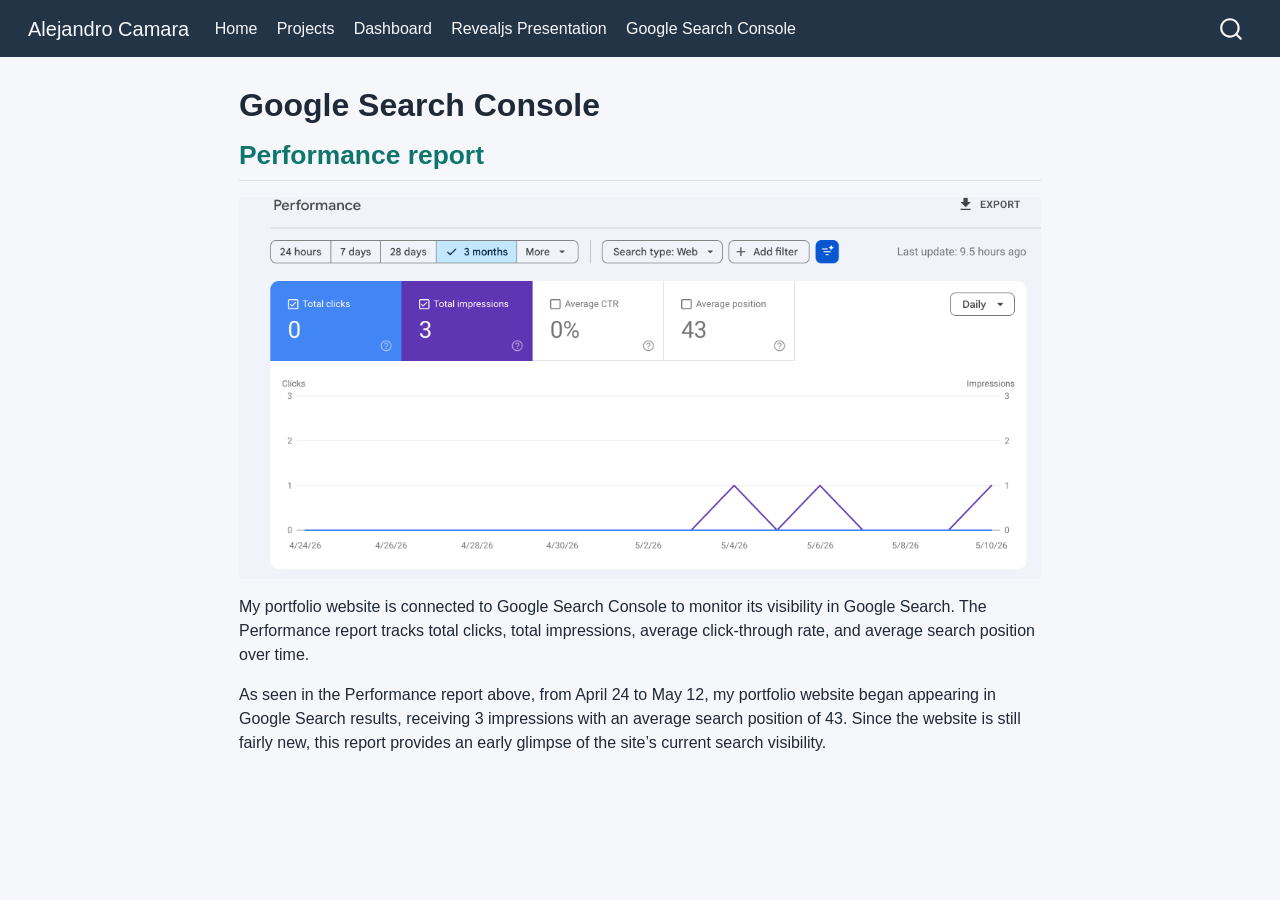
<file: google-analytics.html>
<!DOCTYPE html>
<html xmlns="http://www.w3.org/1999/xhtml" lang="en" xml:lang="en"><head>

<meta charset="utf-8">
<meta name="generator" content="quarto-1.9.37">

<meta name="viewport" content="width=device-width, initial-scale=1.0, user-scalable=yes">


<title>Google Search Console – Alejandro Camara</title>
<style>
/* Default styles provided by pandoc.
** See https://pandoc.org/MANUAL.html#variables-for-html for config info.
*/
code{white-space: pre-wrap;}
span.smallcaps{font-variant: small-caps;}
div.columns{display: flex; gap: min(4vw, 1.5em);}
div.column{flex: auto; overflow-x: auto;}
div.hanging-indent{margin-left: 1.5em; text-indent: -1.5em;}
ul.task-list{list-style: none;}
ul.task-list li input[type="checkbox"] {
  width: 0.8em;
  margin: 0 0.8em 0.2em -1em; /* quarto-specific, see https://github.com/quarto-dev/quarto-cli/issues/4556 */ 
  vertical-align: middle;
}
</style>


<script src="site_libs/quarto-nav/quarto-nav.js"></script>
<script src="site_libs/quarto-nav/headroom.min.js"></script>
<script src="site_libs/clipboard/clipboard.min.js"></script>
<script src="site_libs/quarto-search/autocomplete.umd.js"></script>
<script src="site_libs/quarto-search/fuse.min.js"></script>
<script src="site_libs/quarto-search/quarto-search.js"></script>
<meta name="quarto:offset" content="./">
<script src="site_libs/quarto-html/quarto.js" type="module"></script>
<script src="site_libs/quarto-html/tabsets/tabsets.js" type="module"></script>
<script src="site_libs/quarto-html/popper.min.js"></script>
<script src="site_libs/quarto-html/tippy.umd.min.js"></script>
<script src="site_libs/quarto-html/anchor.min.js"></script>
<link href="site_libs/quarto-html/tippy.css" rel="stylesheet">
<link href="site_libs/quarto-html/quarto-syntax-highlighting-7f8f88aac4f3542376d5c11b86a4c14d.css" rel="stylesheet" id="quarto-text-highlighting-styles">
<script src="site_libs/bootstrap/bootstrap.min.js"></script>
<link href="site_libs/bootstrap/bootstrap-icons.css" rel="stylesheet">
<link href="site_libs/bootstrap/bootstrap-26445c06ce2e03be5a91d773bb42585d.min.css" rel="stylesheet" append-hash="true" id="quarto-bootstrap" data-mode="light">
<script id="quarto-search-options" type="application/json">{
  "location": "navbar",
  "copy-button": false,
  "collapse-after": 3,
  "panel-placement": "end",
  "type": "overlay",
  "limit": 50,
  "keyboard-shortcut": [
    "f",
    "/",
    "s"
  ],
  "show-item-context": false,
  "language": {
    "search-no-results-text": "No results",
    "search-matching-documents-text": "matching documents",
    "search-copy-link-title": "Copy link to search",
    "search-hide-matches-text": "Hide additional matches",
    "search-more-match-text": "more match in this document",
    "search-more-matches-text": "more matches in this document",
    "search-clear-button-title": "Clear",
    "search-text-placeholder": "",
    "search-detached-cancel-button-title": "Cancel",
    "search-submit-button-title": "Submit",
    "search-label": "Search"
  }
}</script>


<link rel="stylesheet" href="styles.css">
</head>

<body class="nav-fixed fullcontent quarto-light">

<div id="quarto-search-results"></div>
  <header id="quarto-header" class="headroom fixed-top">
    <nav class="navbar navbar-expand-lg " data-bs-theme="dark">
      <div class="navbar-container container-fluid">
      <div class="navbar-brand-container mx-auto">
    <a class="navbar-brand" href="./index.html">
    <span class="navbar-title">Alejandro Camara</span>
    </a>
  </div>
            <div id="quarto-search" class="" title="Search"></div>
          <button class="navbar-toggler" type="button" data-bs-toggle="collapse" data-bs-target="#navbarCollapse" aria-controls="navbarCollapse" role="menu" aria-expanded="false" aria-label="Toggle navigation" onclick="if (window.quartoToggleHeadroom) { window.quartoToggleHeadroom(); }">
  <span class="navbar-toggler-icon"></span>
</button>
          <div class="collapse navbar-collapse" id="navbarCollapse">
            <ul class="navbar-nav navbar-nav-scroll me-auto">
  <li class="nav-item">
    <a class="nav-link" href="./index.html"> 
<span class="menu-text">Home</span></a>
  </li>  
  <li class="nav-item">
    <a class="nav-link" href="./projects.html"> 
<span class="menu-text">Projects</span></a>
  </li>  
  <li class="nav-item">
    <a class="nav-link" href="./dashboard.html"> 
<span class="menu-text">Dashboard</span></a>
  </li>  
  <li class="nav-item">
    <a class="nav-link" href="./revealjs-presentation.html"> 
<span class="menu-text">Revealjs Presentation</span></a>
  </li>  
  <li class="nav-item">
    <a class="nav-link active" href="./google-analytics.html" aria-current="page"> 
<span class="menu-text">Google Search Console</span></a>
  </li>  
</ul>
          </div> <!-- /navcollapse -->
            <div class="quarto-navbar-tools">
</div>
      </div> <!-- /container-fluid -->
    </nav>
</header>
<!-- content -->
<div id="quarto-content" class="quarto-container page-columns page-rows-contents page-layout-article page-navbar">
<!-- sidebar -->
<!-- margin-sidebar -->
    
<!-- main -->
<main class="content" id="quarto-document-content">

<header id="title-block-header" class="quarto-title-block default">
<div class="quarto-title">
<h1 class="title">Google Search Console</h1>
</div>



<div class="quarto-title-meta">

    
  
    
  </div>
  


</header>


<section id="performance-report" class="level2">
<h2 class="anchored" data-anchor-id="performance-report">Performance report</h2>
<p><img src="images/search-console.png" class="img-fluid"></p>
<p>My portfolio website is connected to Google Search Console to monitor its visibility in Google Search. The Performance report tracks total clicks, total impressions, average click-through rate, and average search position over time.</p>
<p>As seen in the Performance report above, from April 24 to May 12, my portfolio website began appearing in Google Search results, receiving 3 impressions with an average search position of 43. Since the website is still fairly new, this report provides an early glimpse of the site’s current search visibility.</p>


</section>

</main> <!-- /main -->
<script id="quarto-html-after-body" type="application/javascript">
  window.document.addEventListener("DOMContentLoaded", function (event) {
    const icon = "";
    const anchorJS = new window.AnchorJS();
    anchorJS.options = {
      placement: 'right',
      icon: icon
    };
    anchorJS.add('.anchored');
    const isCodeAnnotation = (el) => {
      for (const clz of el.classList) {
        if (clz.startsWith('code-annotation-')) {                     
          return true;
        }
      }
      return false;
    }
    const onCopySuccess = function(e) {
      // button target
      const button = e.trigger;
      // don't keep focus
      button.blur();
      // flash "checked"
      button.classList.add('code-copy-button-checked');
      var currentTitle = button.getAttribute("title");
      button.setAttribute("title", "Copied!");
      let tooltip;
      if (window.bootstrap) {
        button.setAttribute("data-bs-toggle", "tooltip");
        button.setAttribute("data-bs-placement", "left");
        button.setAttribute("data-bs-title", "Copied!");
        tooltip = new bootstrap.Tooltip(button, 
          { trigger: "manual", 
            customClass: "code-copy-button-tooltip",
            offset: [0, -8]});
        tooltip.show();    
      }
      setTimeout(function() {
        if (tooltip) {
          tooltip.hide();
          button.removeAttribute("data-bs-title");
          button.removeAttribute("data-bs-toggle");
          button.removeAttribute("data-bs-placement");
        }
        button.setAttribute("title", currentTitle);
        button.classList.remove('code-copy-button-checked');
      }, 1000);
      // clear code selection
      e.clearSelection();
    }
    const getTextToCopy = function(trigger) {
      const outerScaffold = trigger.parentElement.cloneNode(true);
      const codeEl = outerScaffold.querySelector('code');
      for (const childEl of codeEl.children) {
        if (isCodeAnnotation(childEl)) {
          childEl.remove();
        }
      }
      return codeEl.innerText;
    }
    const clipboard = new window.ClipboardJS('.code-copy-button:not([data-in-quarto-modal])', {
      text: getTextToCopy
    });
    clipboard.on('success', onCopySuccess);
    if (window.document.getElementById('quarto-embedded-source-code-modal')) {
      const clipboardModal = new window.ClipboardJS('.code-copy-button[data-in-quarto-modal]', {
        text: getTextToCopy,
        container: window.document.getElementById('quarto-embedded-source-code-modal')
      });
      clipboardModal.on('success', onCopySuccess);
    }
      var localhostRegex = new RegExp(/^(?:http|https):\/\/localhost\:?[0-9]*\//);
      var mailtoRegex = new RegExp(/^mailto:/);
        var filterRegex = new RegExp("https:\/\/acamara-cpp\.github\.io\/portfolio-website\/");
      var isInternal = (href) => {
          return filterRegex.test(href) || localhostRegex.test(href) || mailtoRegex.test(href);
      }
      // Inspect non-navigation links and adorn them if external
     var links = window.document.querySelectorAll('a[href]:not(.nav-link):not(.navbar-brand):not(.toc-action):not(.sidebar-link):not(.sidebar-item-toggle):not(.pagination-link):not(.no-external):not([aria-hidden]):not(.dropdown-item):not(.quarto-navigation-tool):not(.about-link)');
      for (var i=0; i<links.length; i++) {
        const link = links[i];
        if (!isInternal(link.href)) {
          // undo the damage that might have been done by quarto-nav.js in the case of
          // links that we want to consider external
          if (link.dataset.originalHref !== undefined) {
            link.href = link.dataset.originalHref;
          }
        }
      }
    function tippyHover(el, contentFn, onTriggerFn, onUntriggerFn) {
      const config = {
        allowHTML: true,
        maxWidth: 500,
        delay: 100,
        arrow: false,
        appendTo: function(el) {
            return el.parentElement;
        },
        interactive: true,
        interactiveBorder: 10,
        theme: 'quarto',
        placement: 'bottom-start',
      };
      if (contentFn) {
        config.content = contentFn;
      }
      if (onTriggerFn) {
        config.onTrigger = onTriggerFn;
      }
      if (onUntriggerFn) {
        config.onUntrigger = onUntriggerFn;
      }
      window.tippy(el, config); 
    }
    const noterefs = window.document.querySelectorAll('a[role="doc-noteref"]');
    for (var i=0; i<noterefs.length; i++) {
      const ref = noterefs[i];
      tippyHover(ref, function() {
        // use id or data attribute instead here
        let href = ref.getAttribute('data-footnote-href') || ref.getAttribute('href');
        try { href = new URL(href).hash; } catch {}
        const id = href.replace(/^#\/?/, "");
        const note = window.document.getElementById(id);
        if (note) {
          return note.innerHTML;
        } else {
          return "";
        }
      });
    }
    const xrefs = window.document.querySelectorAll('a.quarto-xref');
    const processXRef = (id, note) => {
      // Strip column container classes
      const stripColumnClz = (el) => {
        el.classList.remove("page-full", "page-columns");
        if (el.children) {
          for (const child of el.children) {
            stripColumnClz(child);
          }
        }
      }
      stripColumnClz(note)
      if (id === null || id.startsWith('sec-')) {
        // Special case sections, only their first couple elements
        const container = document.createElement("div");
        if (note.children && note.children.length > 2) {
          container.appendChild(note.children[0].cloneNode(true));
          for (let i = 1; i < note.children.length; i++) {
            const child = note.children[i];
            if (child.tagName === "P" && child.innerText === "") {
              continue;
            } else {
              container.appendChild(child.cloneNode(true));
              break;
            }
          }
          if (window.Quarto?.typesetMath) {
            window.Quarto.typesetMath(container);
          }
          return container.innerHTML
        } else {
          if (window.Quarto?.typesetMath) {
            window.Quarto.typesetMath(note);
          }
          return note.innerHTML;
        }
      } else {
        // Remove any anchor links if they are present
        const anchorLink = note.querySelector('a.anchorjs-link');
        if (anchorLink) {
          anchorLink.remove();
        }
        if (window.Quarto?.typesetMath) {
          window.Quarto.typesetMath(note);
        }
        if (note.classList.contains("callout")) {
          return note.outerHTML;
        } else {
          return note.innerHTML;
        }
      }
    }
    for (var i=0; i<xrefs.length; i++) {
      const xref = xrefs[i];
      tippyHover(xref, undefined, function(instance) {
        instance.disable();
        let url = xref.getAttribute('href');
        let hash = undefined; 
        if (url.startsWith('#')) {
          hash = url;
        } else {
          try { hash = new URL(url).hash; } catch {}
        }
        if (hash) {
          const id = hash.replace(/^#\/?/, "");
          const note = window.document.getElementById(id);
          if (note !== null) {
            try {
              const html = processXRef(id, note.cloneNode(true));
              instance.setContent(html);
            } finally {
              instance.enable();
              instance.show();
            }
          } else {
            // See if we can fetch this
            fetch(url.split('#')[0])
            .then(res => res.text())
            .then(html => {
              const parser = new DOMParser();
              const htmlDoc = parser.parseFromString(html, "text/html");
              const note = htmlDoc.getElementById(id);
              if (note !== null) {
                const html = processXRef(id, note);
                instance.setContent(html);
              } 
            }).finally(() => {
              instance.enable();
              instance.show();
            });
          }
        } else {
          // See if we can fetch a full url (with no hash to target)
          // This is a special case and we should probably do some content thinning / targeting
          fetch(url)
          .then(res => res.text())
          .then(html => {
            const parser = new DOMParser();
            const htmlDoc = parser.parseFromString(html, "text/html");
            const note = htmlDoc.querySelector('main.content');
            if (note !== null) {
              // This should only happen for chapter cross references
              // (since there is no id in the URL)
              // remove the first header
              if (note.children.length > 0 && note.children[0].tagName === "HEADER") {
                note.children[0].remove();
              }
              const html = processXRef(null, note);
              instance.setContent(html);
            } 
          }).finally(() => {
            instance.enable();
            instance.show();
          });
        }
      }, function(instance) {
      });
    }
        let selectedAnnoteEl;
        const selectorForAnnotation = ( cell, annotation) => {
          let cellAttr = 'data-code-cell="' + cell + '"';
          let lineAttr = 'data-code-annotation="' +  annotation + '"';
          const selector = 'span[' + cellAttr + '][' + lineAttr + ']';
          return selector;
        }
        const selectCodeLines = (annoteEl) => {
          const doc = window.document;
          const targetCell = annoteEl.getAttribute("data-target-cell");
          const targetAnnotation = annoteEl.getAttribute("data-target-annotation");
          const annoteSpan = window.document.querySelector(selectorForAnnotation(targetCell, targetAnnotation));
          const lines = annoteSpan.getAttribute("data-code-lines").split(",");
          const lineIds = lines.map((line) => {
            return targetCell + "-" + line;
          })
          let top = null;
          let height = null;
          let parent = null;
          if (lineIds.length > 0) {
              //compute the position of the single el (top and bottom and make a div)
              const el = window.document.getElementById(lineIds[0]);
              top = el.offsetTop;
              height = el.offsetHeight;
              parent = el.parentElement.parentElement;
            if (lineIds.length > 1) {
              const lastEl = window.document.getElementById(lineIds[lineIds.length - 1]);
              const bottom = lastEl.offsetTop + lastEl.offsetHeight;
              height = bottom - top;
            }
            if (top !== null && height !== null && parent !== null) {
              // cook up a div (if necessary) and position it 
              let div = window.document.getElementById("code-annotation-line-highlight");
              if (div === null) {
                div = window.document.createElement("div");
                div.setAttribute("id", "code-annotation-line-highlight");
                div.style.position = 'absolute';
                parent.appendChild(div);
              }
              div.style.top = top - 2 + "px";
              div.style.height = height + 4 + "px";
              div.style.left = 0;
              let gutterDiv = window.document.getElementById("code-annotation-line-highlight-gutter");
              if (gutterDiv === null) {
                gutterDiv = window.document.createElement("div");
                gutterDiv.setAttribute("id", "code-annotation-line-highlight-gutter");
                gutterDiv.style.position = 'absolute';
                const codeCell = window.document.getElementById(targetCell);
                const gutter = codeCell.querySelector('.code-annotation-gutter');
                gutter.appendChild(gutterDiv);
              }
              gutterDiv.style.top = top - 2 + "px";
              gutterDiv.style.height = height + 4 + "px";
            }
            selectedAnnoteEl = annoteEl;
          }
        };
        const unselectCodeLines = () => {
          const elementsIds = ["code-annotation-line-highlight", "code-annotation-line-highlight-gutter"];
          elementsIds.forEach((elId) => {
            const div = window.document.getElementById(elId);
            if (div) {
              div.remove();
            }
          });
          selectedAnnoteEl = undefined;
        };
          // Handle positioning of the toggle
      window.addEventListener(
        "resize",
        throttle(() => {
          elRect = undefined;
          if (selectedAnnoteEl) {
            selectCodeLines(selectedAnnoteEl);
          }
        }, 10)
      );
      function throttle(fn, ms) {
      let throttle = false;
      let timer;
        return (...args) => {
          if(!throttle) { // first call gets through
              fn.apply(this, args);
              throttle = true;
          } else { // all the others get throttled
              if(timer) clearTimeout(timer); // cancel #2
              timer = setTimeout(() => {
                fn.apply(this, args);
                timer = throttle = false;
              }, ms);
          }
        };
      }
        // Attach click handler to the DT
        const annoteDls = window.document.querySelectorAll('dt[data-target-cell]');
        for (const annoteDlNode of annoteDls) {
          annoteDlNode.addEventListener('click', (event) => {
            const clickedEl = event.target;
            if (clickedEl !== selectedAnnoteEl) {
              unselectCodeLines();
              const activeEl = window.document.querySelector('dt[data-target-cell].code-annotation-active');
              if (activeEl) {
                activeEl.classList.remove('code-annotation-active');
              }
              selectCodeLines(clickedEl);
              clickedEl.classList.add('code-annotation-active');
            } else {
              // Unselect the line
              unselectCodeLines();
              clickedEl.classList.remove('code-annotation-active');
            }
          });
        }
    const findCites = (el) => {
      const parentEl = el.parentElement;
      if (parentEl) {
        const cites = parentEl.dataset.cites;
        if (cites) {
          return {
            el,
            cites: cites.split(' ')
          };
        } else {
          return findCites(el.parentElement)
        }
      } else {
        return undefined;
      }
    };
    var bibliorefs = window.document.querySelectorAll('a[role="doc-biblioref"]');
    for (var i=0; i<bibliorefs.length; i++) {
      const ref = bibliorefs[i];
      const citeInfo = findCites(ref);
      if (citeInfo) {
        tippyHover(citeInfo.el, function() {
          var popup = window.document.createElement('div');
          citeInfo.cites.forEach(function(cite) {
            var citeDiv = window.document.createElement('div');
            citeDiv.classList.add('hanging-indent');
            citeDiv.classList.add('csl-entry');
            var biblioDiv = window.document.getElementById('ref-' + cite);
            if (biblioDiv) {
              citeDiv.innerHTML = biblioDiv.innerHTML;
            }
            popup.appendChild(citeDiv);
          });
          return popup.innerHTML;
        });
      }
    }
  });
  </script>
</div> <!-- /content -->




</body></html>
</file>
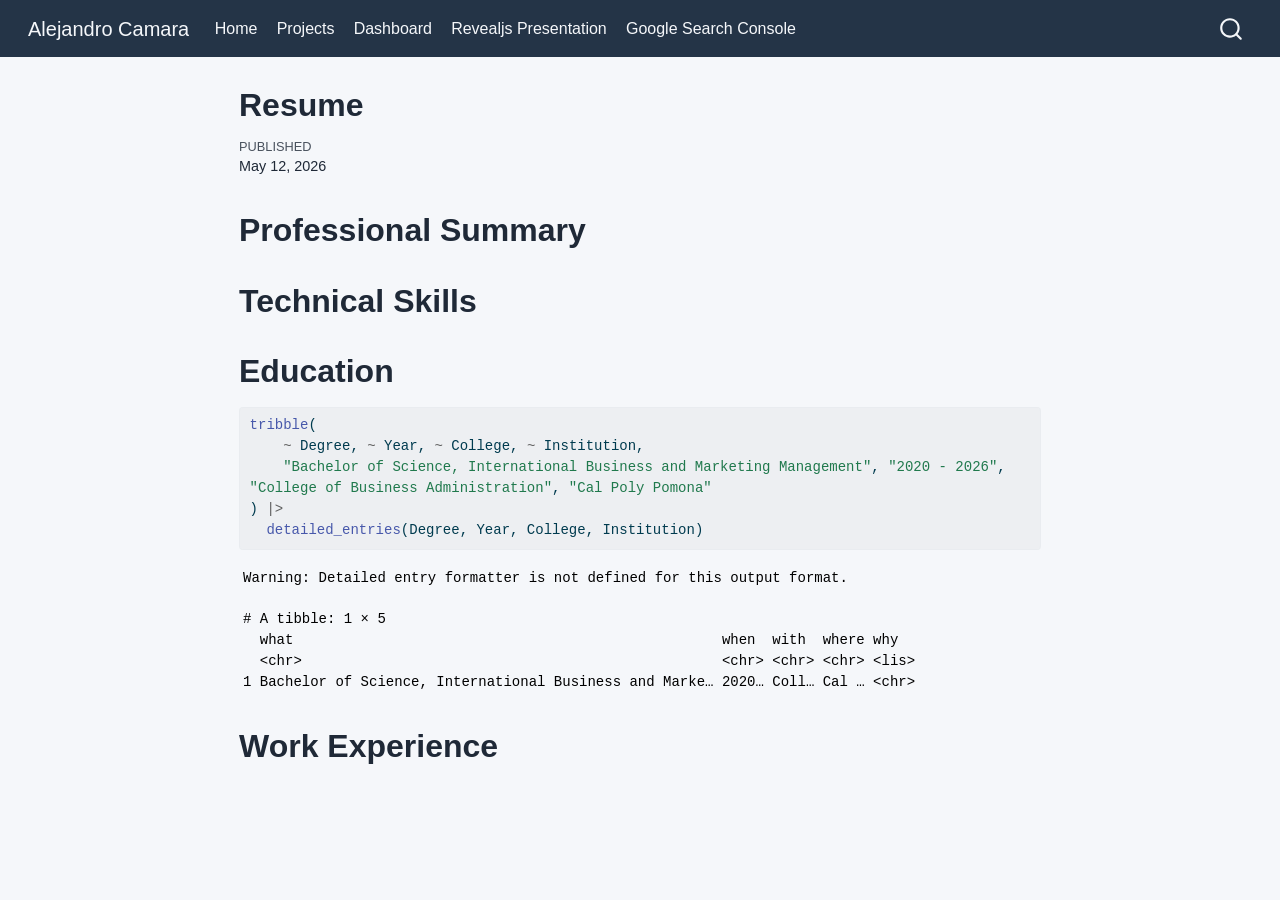
<file: resume.html>
<!DOCTYPE html>
<html xmlns="http://www.w3.org/1999/xhtml" lang="en" xml:lang="en"><head>

<meta charset="utf-8">
<meta name="generator" content="quarto-1.9.37">

<meta name="viewport" content="width=device-width, initial-scale=1.0, user-scalable=yes">

<meta name="dcterms.date" content="2026-05-12">

<title>Resume – Alejandro Camara</title>
<style>
/* Default styles provided by pandoc.
** See https://pandoc.org/MANUAL.html#variables-for-html for config info.
*/
code{white-space: pre-wrap;}
span.smallcaps{font-variant: small-caps;}
div.columns{display: flex; gap: min(4vw, 1.5em);}
div.column{flex: auto; overflow-x: auto;}
div.hanging-indent{margin-left: 1.5em; text-indent: -1.5em;}
ul.task-list{list-style: none;}
ul.task-list li input[type="checkbox"] {
  width: 0.8em;
  margin: 0 0.8em 0.2em -1em; /* quarto-specific, see https://github.com/quarto-dev/quarto-cli/issues/4556 */ 
  vertical-align: middle;
}
/* CSS for syntax highlighting */
html { -webkit-text-size-adjust: 100%; }
pre > code.sourceCode { white-space: pre; position: relative; }
pre > code.sourceCode > span { display: inline-block; line-height: 1.25; }
pre > code.sourceCode > span:empty { height: 1.2em; }
.sourceCode { overflow: visible; }
code.sourceCode > span { color: inherit; text-decoration: inherit; }
div.sourceCode { margin: 1em 0; }
pre.sourceCode { margin: 0; }
@media screen {
div.sourceCode { overflow: auto; }
}
@media print {
pre > code.sourceCode { white-space: pre-wrap; }
pre > code.sourceCode > span { text-indent: -5em; padding-left: 5em; }
}
pre.numberSource code
  { counter-reset: source-line 0; }
pre.numberSource code > span
  { position: relative; left: -4em; counter-increment: source-line; }
pre.numberSource code > span > a:first-child::before
  { content: counter(source-line);
    position: relative; left: -1em; text-align: right; vertical-align: baseline;
    border: none; display: inline-block;
    -webkit-touch-callout: none; -webkit-user-select: none;
    -khtml-user-select: none; -moz-user-select: none;
    -ms-user-select: none; user-select: none;
    padding: 0 4px; width: 4em;
  }
pre.numberSource { margin-left: 3em;  padding-left: 4px; }
div.sourceCode
  {   }
@media screen {
pre > code.sourceCode > span > a:first-child::before { text-decoration: underline; }
}
</style>


<script src="site_libs/quarto-nav/quarto-nav.js"></script>
<script src="site_libs/quarto-nav/headroom.min.js"></script>
<script src="site_libs/clipboard/clipboard.min.js"></script>
<script src="site_libs/quarto-search/autocomplete.umd.js"></script>
<script src="site_libs/quarto-search/fuse.min.js"></script>
<script src="site_libs/quarto-search/quarto-search.js"></script>
<meta name="quarto:offset" content="./">
<script src="site_libs/quarto-html/quarto.js" type="module"></script>
<script src="site_libs/quarto-html/tabsets/tabsets.js" type="module"></script>
<script src="site_libs/quarto-html/popper.min.js"></script>
<script src="site_libs/quarto-html/tippy.umd.min.js"></script>
<script src="site_libs/quarto-html/anchor.min.js"></script>
<link href="site_libs/quarto-html/tippy.css" rel="stylesheet">
<link href="site_libs/quarto-html/quarto-syntax-highlighting-7f8f88aac4f3542376d5c11b86a4c14d.css" rel="stylesheet" id="quarto-text-highlighting-styles">
<script src="site_libs/bootstrap/bootstrap.min.js"></script>
<link href="site_libs/bootstrap/bootstrap-icons.css" rel="stylesheet">
<link href="site_libs/bootstrap/bootstrap-c55a97d64cb390837e23cfa0df9eec99.min.css" rel="stylesheet" append-hash="true" id="quarto-bootstrap" data-mode="light">
<script id="quarto-search-options" type="application/json">{
  "location": "navbar",
  "copy-button": false,
  "collapse-after": 3,
  "panel-placement": "end",
  "type": "overlay",
  "limit": 50,
  "keyboard-shortcut": [
    "f",
    "/",
    "s"
  ],
  "show-item-context": false,
  "language": {
    "search-no-results-text": "No results",
    "search-matching-documents-text": "matching documents",
    "search-copy-link-title": "Copy link to search",
    "search-hide-matches-text": "Hide additional matches",
    "search-more-match-text": "more match in this document",
    "search-more-matches-text": "more matches in this document",
    "search-clear-button-title": "Clear",
    "search-text-placeholder": "",
    "search-detached-cancel-button-title": "Cancel",
    "search-submit-button-title": "Submit",
    "search-label": "Search"
  }
}</script>


<link rel="stylesheet" href="styles.css">
</head>

<body class="nav-fixed fullcontent quarto-light">

<div id="quarto-search-results"></div>
  <header id="quarto-header" class="headroom fixed-top">
    <nav class="navbar navbar-expand-lg " data-bs-theme="dark">
      <div class="navbar-container container-fluid">
      <div class="navbar-brand-container mx-auto">
    <a class="navbar-brand" href="./index.html">
    <span class="navbar-title">Alejandro Camara</span>
    </a>
  </div>
            <div id="quarto-search" class="" title="Search"></div>
          <button class="navbar-toggler" type="button" data-bs-toggle="collapse" data-bs-target="#navbarCollapse" aria-controls="navbarCollapse" role="menu" aria-expanded="false" aria-label="Toggle navigation" onclick="if (window.quartoToggleHeadroom) { window.quartoToggleHeadroom(); }">
  <span class="navbar-toggler-icon"></span>
</button>
          <div class="collapse navbar-collapse" id="navbarCollapse">
            <ul class="navbar-nav navbar-nav-scroll me-auto">
  <li class="nav-item">
    <a class="nav-link" href="./index.html"> 
<span class="menu-text">Home</span></a>
  </li>  
  <li class="nav-item">
    <a class="nav-link" href="./projects.html"> 
<span class="menu-text">Projects</span></a>
  </li>  
  <li class="nav-item">
    <a class="nav-link" href="./dashboard.html"> 
<span class="menu-text">Dashboard</span></a>
  </li>  
  <li class="nav-item">
    <a class="nav-link" href="./revealjs-presentation.html"> 
<span class="menu-text">Revealjs Presentation</span></a>
  </li>  
  <li class="nav-item">
    <a class="nav-link" href="./google-analytics.html"> 
<span class="menu-text">Google Search Console</span></a>
  </li>  
</ul>
          </div> <!-- /navcollapse -->
            <div class="quarto-navbar-tools">
</div>
      </div> <!-- /container-fluid -->
    </nav>
</header>
<!-- content -->
<div id="quarto-content" class="quarto-container page-columns page-rows-contents page-layout-article page-navbar">
<!-- sidebar -->
<!-- margin-sidebar -->
    
<!-- main -->
<main class="content" id="quarto-document-content">

<header id="title-block-header" class="quarto-title-block default">
<div class="quarto-title">
<h1 class="title">Resume</h1>
</div>



<div class="quarto-title-meta">

    
    <div>
    <div class="quarto-title-meta-heading">Published</div>
    <div class="quarto-title-meta-contents">
      <p class="date">May 12, 2026</p>
    </div>
  </div>
  
    
  </div>
  


</header>


<section id="professional-summary" class="level1">
<h1>Professional Summary</h1>
</section>
<section id="technical-skills" class="level1">
<h1>Technical Skills</h1>
</section>
<section id="education" class="level1">
<h1>Education</h1>
<div class="cell">
<div class="code-copy-outer-scaffold"><div class="sourceCode cell-code" id="cb1"><pre class="sourceCode r code-with-copy"><code class="sourceCode r"><span id="cb1-1"><a href="#cb1-1" aria-hidden="true" tabindex="-1"></a><span class="fu">tribble</span>(</span>
<span id="cb1-2"><a href="#cb1-2" aria-hidden="true" tabindex="-1"></a>    <span class="sc">~</span> Degree, <span class="sc">~</span> Year, <span class="sc">~</span> College, <span class="sc">~</span> Institution,</span>
<span id="cb1-3"><a href="#cb1-3" aria-hidden="true" tabindex="-1"></a>    <span class="st">"Bachelor of Science, International Business and Marketing Management"</span>, <span class="st">"2020 - 2026"</span>,</span>
<span id="cb1-4"><a href="#cb1-4" aria-hidden="true" tabindex="-1"></a><span class="st">"College of Business Administration"</span>, <span class="st">"Cal Poly Pomona"</span></span>
<span id="cb1-5"><a href="#cb1-5" aria-hidden="true" tabindex="-1"></a>) <span class="sc">|&gt;</span></span>
<span id="cb1-6"><a href="#cb1-6" aria-hidden="true" tabindex="-1"></a>  <span class="fu">detailed_entries</span>(Degree, Year, College, Institution)</span></code></pre></div><button title="Copy to Clipboard" class="code-copy-button"><i class="bi"></i></button></div>
<div class="cell-output cell-output-stderr">
<pre><code>Warning: Detailed entry formatter is not defined for this output format.</code></pre>
</div>
<div class="cell-output cell-output-stdout">
<pre><code># A tibble: 1 × 5
  what                                                   when  with  where why  
  &lt;chr&gt;                                                  &lt;chr&gt; &lt;chr&gt; &lt;chr&gt; &lt;lis&gt;
1 Bachelor of Science, International Business and Marke… 2020… Coll… Cal … &lt;chr&gt;</code></pre>
</div>
</div>
</section>
<section id="work-experience" class="level1">
<h1>Work Experience</h1>


</section>

</main> <!-- /main -->
<script id="quarto-html-after-body" type="application/javascript">
  window.document.addEventListener("DOMContentLoaded", function (event) {
    const icon = "";
    const anchorJS = new window.AnchorJS();
    anchorJS.options = {
      placement: 'right',
      icon: icon
    };
    anchorJS.add('.anchored');
    const isCodeAnnotation = (el) => {
      for (const clz of el.classList) {
        if (clz.startsWith('code-annotation-')) {                     
          return true;
        }
      }
      return false;
    }
    const onCopySuccess = function(e) {
      // button target
      const button = e.trigger;
      // don't keep focus
      button.blur();
      // flash "checked"
      button.classList.add('code-copy-button-checked');
      var currentTitle = button.getAttribute("title");
      button.setAttribute("title", "Copied!");
      let tooltip;
      if (window.bootstrap) {
        button.setAttribute("data-bs-toggle", "tooltip");
        button.setAttribute("data-bs-placement", "left");
        button.setAttribute("data-bs-title", "Copied!");
        tooltip = new bootstrap.Tooltip(button, 
          { trigger: "manual", 
            customClass: "code-copy-button-tooltip",
            offset: [0, -8]});
        tooltip.show();    
      }
      setTimeout(function() {
        if (tooltip) {
          tooltip.hide();
          button.removeAttribute("data-bs-title");
          button.removeAttribute("data-bs-toggle");
          button.removeAttribute("data-bs-placement");
        }
        button.setAttribute("title", currentTitle);
        button.classList.remove('code-copy-button-checked');
      }, 1000);
      // clear code selection
      e.clearSelection();
    }
    const getTextToCopy = function(trigger) {
      const outerScaffold = trigger.parentElement.cloneNode(true);
      const codeEl = outerScaffold.querySelector('code');
      for (const childEl of codeEl.children) {
        if (isCodeAnnotation(childEl)) {
          childEl.remove();
        }
      }
      return codeEl.innerText;
    }
    const clipboard = new window.ClipboardJS('.code-copy-button:not([data-in-quarto-modal])', {
      text: getTextToCopy
    });
    clipboard.on('success', onCopySuccess);
    if (window.document.getElementById('quarto-embedded-source-code-modal')) {
      const clipboardModal = new window.ClipboardJS('.code-copy-button[data-in-quarto-modal]', {
        text: getTextToCopy,
        container: window.document.getElementById('quarto-embedded-source-code-modal')
      });
      clipboardModal.on('success', onCopySuccess);
    }
      var localhostRegex = new RegExp(/^(?:http|https):\/\/localhost\:?[0-9]*\//);
      var mailtoRegex = new RegExp(/^mailto:/);
        var filterRegex = new RegExp("https:\/\/acamara-cpp\.github\.io\/portfolio-website\/");
      var isInternal = (href) => {
          return filterRegex.test(href) || localhostRegex.test(href) || mailtoRegex.test(href);
      }
      // Inspect non-navigation links and adorn them if external
     var links = window.document.querySelectorAll('a[href]:not(.nav-link):not(.navbar-brand):not(.toc-action):not(.sidebar-link):not(.sidebar-item-toggle):not(.pagination-link):not(.no-external):not([aria-hidden]):not(.dropdown-item):not(.quarto-navigation-tool):not(.about-link)');
      for (var i=0; i<links.length; i++) {
        const link = links[i];
        if (!isInternal(link.href)) {
          // undo the damage that might have been done by quarto-nav.js in the case of
          // links that we want to consider external
          if (link.dataset.originalHref !== undefined) {
            link.href = link.dataset.originalHref;
          }
        }
      }
    function tippyHover(el, contentFn, onTriggerFn, onUntriggerFn) {
      const config = {
        allowHTML: true,
        maxWidth: 500,
        delay: 100,
        arrow: false,
        appendTo: function(el) {
            return el.parentElement;
        },
        interactive: true,
        interactiveBorder: 10,
        theme: 'quarto',
        placement: 'bottom-start',
      };
      if (contentFn) {
        config.content = contentFn;
      }
      if (onTriggerFn) {
        config.onTrigger = onTriggerFn;
      }
      if (onUntriggerFn) {
        config.onUntrigger = onUntriggerFn;
      }
      window.tippy(el, config); 
    }
    const noterefs = window.document.querySelectorAll('a[role="doc-noteref"]');
    for (var i=0; i<noterefs.length; i++) {
      const ref = noterefs[i];
      tippyHover(ref, function() {
        // use id or data attribute instead here
        let href = ref.getAttribute('data-footnote-href') || ref.getAttribute('href');
        try { href = new URL(href).hash; } catch {}
        const id = href.replace(/^#\/?/, "");
        const note = window.document.getElementById(id);
        if (note) {
          return note.innerHTML;
        } else {
          return "";
        }
      });
    }
    const xrefs = window.document.querySelectorAll('a.quarto-xref');
    const processXRef = (id, note) => {
      // Strip column container classes
      const stripColumnClz = (el) => {
        el.classList.remove("page-full", "page-columns");
        if (el.children) {
          for (const child of el.children) {
            stripColumnClz(child);
          }
        }
      }
      stripColumnClz(note)
      if (id === null || id.startsWith('sec-')) {
        // Special case sections, only their first couple elements
        const container = document.createElement("div");
        if (note.children && note.children.length > 2) {
          container.appendChild(note.children[0].cloneNode(true));
          for (let i = 1; i < note.children.length; i++) {
            const child = note.children[i];
            if (child.tagName === "P" && child.innerText === "") {
              continue;
            } else {
              container.appendChild(child.cloneNode(true));
              break;
            }
          }
          if (window.Quarto?.typesetMath) {
            window.Quarto.typesetMath(container);
          }
          return container.innerHTML
        } else {
          if (window.Quarto?.typesetMath) {
            window.Quarto.typesetMath(note);
          }
          return note.innerHTML;
        }
      } else {
        // Remove any anchor links if they are present
        const anchorLink = note.querySelector('a.anchorjs-link');
        if (anchorLink) {
          anchorLink.remove();
        }
        if (window.Quarto?.typesetMath) {
          window.Quarto.typesetMath(note);
        }
        if (note.classList.contains("callout")) {
          return note.outerHTML;
        } else {
          return note.innerHTML;
        }
      }
    }
    for (var i=0; i<xrefs.length; i++) {
      const xref = xrefs[i];
      tippyHover(xref, undefined, function(instance) {
        instance.disable();
        let url = xref.getAttribute('href');
        let hash = undefined; 
        if (url.startsWith('#')) {
          hash = url;
        } else {
          try { hash = new URL(url).hash; } catch {}
        }
        if (hash) {
          const id = hash.replace(/^#\/?/, "");
          const note = window.document.getElementById(id);
          if (note !== null) {
            try {
              const html = processXRef(id, note.cloneNode(true));
              instance.setContent(html);
            } finally {
              instance.enable();
              instance.show();
            }
          } else {
            // See if we can fetch this
            fetch(url.split('#')[0])
            .then(res => res.text())
            .then(html => {
              const parser = new DOMParser();
              const htmlDoc = parser.parseFromString(html, "text/html");
              const note = htmlDoc.getElementById(id);
              if (note !== null) {
                const html = processXRef(id, note);
                instance.setContent(html);
              } 
            }).finally(() => {
              instance.enable();
              instance.show();
            });
          }
        } else {
          // See if we can fetch a full url (with no hash to target)
          // This is a special case and we should probably do some content thinning / targeting
          fetch(url)
          .then(res => res.text())
          .then(html => {
            const parser = new DOMParser();
            const htmlDoc = parser.parseFromString(html, "text/html");
            const note = htmlDoc.querySelector('main.content');
            if (note !== null) {
              // This should only happen for chapter cross references
              // (since there is no id in the URL)
              // remove the first header
              if (note.children.length > 0 && note.children[0].tagName === "HEADER") {
                note.children[0].remove();
              }
              const html = processXRef(null, note);
              instance.setContent(html);
            } 
          }).finally(() => {
            instance.enable();
            instance.show();
          });
        }
      }, function(instance) {
      });
    }
        let selectedAnnoteEl;
        const selectorForAnnotation = ( cell, annotation) => {
          let cellAttr = 'data-code-cell="' + cell + '"';
          let lineAttr = 'data-code-annotation="' +  annotation + '"';
          const selector = 'span[' + cellAttr + '][' + lineAttr + ']';
          return selector;
        }
        const selectCodeLines = (annoteEl) => {
          const doc = window.document;
          const targetCell = annoteEl.getAttribute("data-target-cell");
          const targetAnnotation = annoteEl.getAttribute("data-target-annotation");
          const annoteSpan = window.document.querySelector(selectorForAnnotation(targetCell, targetAnnotation));
          const lines = annoteSpan.getAttribute("data-code-lines").split(",");
          const lineIds = lines.map((line) => {
            return targetCell + "-" + line;
          })
          let top = null;
          let height = null;
          let parent = null;
          if (lineIds.length > 0) {
              //compute the position of the single el (top and bottom and make a div)
              const el = window.document.getElementById(lineIds[0]);
              top = el.offsetTop;
              height = el.offsetHeight;
              parent = el.parentElement.parentElement;
            if (lineIds.length > 1) {
              const lastEl = window.document.getElementById(lineIds[lineIds.length - 1]);
              const bottom = lastEl.offsetTop + lastEl.offsetHeight;
              height = bottom - top;
            }
            if (top !== null && height !== null && parent !== null) {
              // cook up a div (if necessary) and position it 
              let div = window.document.getElementById("code-annotation-line-highlight");
              if (div === null) {
                div = window.document.createElement("div");
                div.setAttribute("id", "code-annotation-line-highlight");
                div.style.position = 'absolute';
                parent.appendChild(div);
              }
              div.style.top = top - 2 + "px";
              div.style.height = height + 4 + "px";
              div.style.left = 0;
              let gutterDiv = window.document.getElementById("code-annotation-line-highlight-gutter");
              if (gutterDiv === null) {
                gutterDiv = window.document.createElement("div");
                gutterDiv.setAttribute("id", "code-annotation-line-highlight-gutter");
                gutterDiv.style.position = 'absolute';
                const codeCell = window.document.getElementById(targetCell);
                const gutter = codeCell.querySelector('.code-annotation-gutter');
                gutter.appendChild(gutterDiv);
              }
              gutterDiv.style.top = top - 2 + "px";
              gutterDiv.style.height = height + 4 + "px";
            }
            selectedAnnoteEl = annoteEl;
          }
        };
        const unselectCodeLines = () => {
          const elementsIds = ["code-annotation-line-highlight", "code-annotation-line-highlight-gutter"];
          elementsIds.forEach((elId) => {
            const div = window.document.getElementById(elId);
            if (div) {
              div.remove();
            }
          });
          selectedAnnoteEl = undefined;
        };
          // Handle positioning of the toggle
      window.addEventListener(
        "resize",
        throttle(() => {
          elRect = undefined;
          if (selectedAnnoteEl) {
            selectCodeLines(selectedAnnoteEl);
          }
        }, 10)
      );
      function throttle(fn, ms) {
      let throttle = false;
      let timer;
        return (...args) => {
          if(!throttle) { // first call gets through
              fn.apply(this, args);
              throttle = true;
          } else { // all the others get throttled
              if(timer) clearTimeout(timer); // cancel #2
              timer = setTimeout(() => {
                fn.apply(this, args);
                timer = throttle = false;
              }, ms);
          }
        };
      }
        // Attach click handler to the DT
        const annoteDls = window.document.querySelectorAll('dt[data-target-cell]');
        for (const annoteDlNode of annoteDls) {
          annoteDlNode.addEventListener('click', (event) => {
            const clickedEl = event.target;
            if (clickedEl !== selectedAnnoteEl) {
              unselectCodeLines();
              const activeEl = window.document.querySelector('dt[data-target-cell].code-annotation-active');
              if (activeEl) {
                activeEl.classList.remove('code-annotation-active');
              }
              selectCodeLines(clickedEl);
              clickedEl.classList.add('code-annotation-active');
            } else {
              // Unselect the line
              unselectCodeLines();
              clickedEl.classList.remove('code-annotation-active');
            }
          });
        }
    const findCites = (el) => {
      const parentEl = el.parentElement;
      if (parentEl) {
        const cites = parentEl.dataset.cites;
        if (cites) {
          return {
            el,
            cites: cites.split(' ')
          };
        } else {
          return findCites(el.parentElement)
        }
      } else {
        return undefined;
      }
    };
    var bibliorefs = window.document.querySelectorAll('a[role="doc-biblioref"]');
    for (var i=0; i<bibliorefs.length; i++) {
      const ref = bibliorefs[i];
      const citeInfo = findCites(ref);
      if (citeInfo) {
        tippyHover(citeInfo.el, function() {
          var popup = window.document.createElement('div');
          citeInfo.cites.forEach(function(cite) {
            var citeDiv = window.document.createElement('div');
            citeDiv.classList.add('hanging-indent');
            citeDiv.classList.add('csl-entry');
            var biblioDiv = window.document.getElementById('ref-' + cite);
            if (biblioDiv) {
              citeDiv.innerHTML = biblioDiv.innerHTML;
            }
            popup.appendChild(citeDiv);
          });
          return popup.innerHTML;
        });
      }
    }
  });
  </script>
</div> <!-- /content -->




</body></html>
</file>
<file: site_libs/quarto-html/tippy.css>
.tippy-box[data-animation=fade][data-state=hidden]{opacity:0}[data-tippy-root]{max-width:calc(100vw - 10px)}.tippy-box{position:relative;background-color:#333;color:#fff;border-radius:4px;font-size:14px;line-height:1.4;white-space:normal;outline:0;transition-property:transform,visibility,opacity}.tippy-box[data-placement^=top]>.tippy-arrow{bottom:0}.tippy-box[data-placement^=top]>.tippy-arrow:before{bottom:-7px;left:0;border-width:8px 8px 0;border-top-color:initial;transform-origin:center top}.tippy-box[data-placement^=bottom]>.tippy-arrow{top:0}.tippy-box[data-placement^=bottom]>.tippy-arrow:before{top:-7px;left:0;border-width:0 8px 8px;border-bottom-color:initial;transform-origin:center bottom}.tippy-box[data-placement^=left]>.tippy-arrow{right:0}.tippy-box[data-placement^=left]>.tippy-arrow:before{border-width:8px 0 8px 8px;border-left-color:initial;right:-7px;transform-origin:center left}.tippy-box[data-placement^=right]>.tippy-arrow{left:0}.tippy-box[data-placement^=right]>.tippy-arrow:before{left:-7px;border-width:8px 8px 8px 0;border-right-color:initial;transform-origin:center right}.tippy-box[data-inertia][data-state=visible]{transition-timing-function:cubic-bezier(.54,1.5,.38,1.11)}.tippy-arrow{width:16px;height:16px;color:#333}.tippy-arrow:before{content:"";position:absolute;border-color:transparent;border-style:solid}.tippy-content{position:relative;padding:5px 9px;z-index:1}
</file>
<file: site_libs/quarto-html/quarto-syntax-highlighting-7f8f88aac4f3542376d5c11b86a4c14d.css>
/* quarto syntax highlight colors */
:root {
  --quarto-hl-ot-color: #003B4F;
  --quarto-hl-at-color: #657422;
  --quarto-hl-ss-color: #20794D;
  --quarto-hl-an-color: #5E5E5E;
  --quarto-hl-fu-color: #4758AB;
  --quarto-hl-st-color: #20794D;
  --quarto-hl-cf-color: #003B4F;
  --quarto-hl-op-color: #5E5E5E;
  --quarto-hl-er-color: #AD0000;
  --quarto-hl-bn-color: #AD0000;
  --quarto-hl-al-color: #AD0000;
  --quarto-hl-va-color: #111111;
  --quarto-hl-bu-color: inherit;
  --quarto-hl-ex-color: inherit;
  --quarto-hl-pp-color: #AD0000;
  --quarto-hl-in-color: #5E5E5E;
  --quarto-hl-vs-color: #20794D;
  --quarto-hl-wa-color: #5E5E5E;
  --quarto-hl-do-color: #5E5E5E;
  --quarto-hl-im-color: #00769E;
  --quarto-hl-ch-color: #20794D;
  --quarto-hl-dt-color: #AD0000;
  --quarto-hl-fl-color: #AD0000;
  --quarto-hl-co-color: #5E5E5E;
  --quarto-hl-cv-color: #5E5E5E;
  --quarto-hl-cn-color: #8f5902;
  --quarto-hl-sc-color: #5E5E5E;
  --quarto-hl-dv-color: #AD0000;
  --quarto-hl-kw-color: #003B4F;
}

/* other quarto variables */
:root {
  --quarto-font-monospace: SFMono-Regular, Menlo, Monaco, Consolas, "Liberation Mono", "Courier New", monospace;
}

/* syntax highlight based on Pandoc's rules */
pre > code.sourceCode > span {
  color: #003B4F;
}

code.sourceCode > span {
  color: #003B4F;
}

div.sourceCode,
div.sourceCode pre.sourceCode {
  color: #003B4F;
}

/* Normal */
code span {
  color: #003B4F;
}

/* Alert */
code span.al {
  color: #AD0000;
  font-style: inherit;
}

/* Annotation */
code span.an {
  color: #5E5E5E;
  font-style: inherit;
}

/* Attribute */
code span.at {
  color: #657422;
  font-style: inherit;
}

/* BaseN */
code span.bn {
  color: #AD0000;
  font-style: inherit;
}

/* BuiltIn */
code span.bu {
  font-style: inherit;
}

/* ControlFlow */
code span.cf {
  color: #003B4F;
  font-weight: bold;
  font-style: inherit;
}

/* Char */
code span.ch {
  color: #20794D;
  font-style: inherit;
}

/* Constant */
code span.cn {
  color: #8f5902;
  font-style: inherit;
}

/* Comment */
code span.co {
  color: #5E5E5E;
  font-style: inherit;
}

/* CommentVar */
code span.cv {
  color: #5E5E5E;
  font-style: italic;
}

/* Documentation */
code span.do {
  color: #5E5E5E;
  font-style: italic;
}

/* DataType */
code span.dt {
  color: #AD0000;
  font-style: inherit;
}

/* DecVal */
code span.dv {
  color: #AD0000;
  font-style: inherit;
}

/* Error */
code span.er {
  color: #AD0000;
  font-style: inherit;
}

/* Extension */
code span.ex {
  font-style: inherit;
}

/* Float */
code span.fl {
  color: #AD0000;
  font-style: inherit;
}

/* Function */
code span.fu {
  color: #4758AB;
  font-style: inherit;
}

/* Import */
code span.im {
  color: #00769E;
  font-style: inherit;
}

/* Information */
code span.in {
  color: #5E5E5E;
  font-style: inherit;
}

/* Keyword */
code span.kw {
  color: #003B4F;
  font-weight: bold;
  font-style: inherit;
}

/* Operator */
code span.op {
  color: #5E5E5E;
  font-style: inherit;
}

/* Other */
code span.ot {
  color: #003B4F;
  font-style: inherit;
}

/* Preprocessor */
code span.pp {
  color: #AD0000;
  font-style: inherit;
}

/* SpecialChar */
code span.sc {
  color: #5E5E5E;
  font-style: inherit;
}

/* SpecialString */
code span.ss {
  color: #20794D;
  font-style: inherit;
}

/* String */
code span.st {
  color: #20794D;
  font-style: inherit;
}

/* Variable */
code span.va {
  color: #111111;
  font-style: inherit;
}

/* VerbatimString */
code span.vs {
  color: #20794D;
  font-style: inherit;
}

/* Warning */
code span.wa {
  color: #5E5E5E;
  font-style: italic;
}

.prevent-inlining {
  content: "</";
}

/*# sourceMappingURL=789ad8cd35626ba772517505b42a116e.css.map */
</file>
<file: styles.css>
/* css styles */

/* Navbar background */
.navbar {
  background-color: #243447;
}

/* ALL navbar links (Home, Projects, Blogs) */
.navbar .nav-link {
  color: #F5F7FA !important;
}

/* Hover underline ONLY */
.navbar .nav-link:hover {
  text-decoration: underline;
  text-underline-offset: 4px;
}

/* Page background */
body {
  background-color: #F5F7FA;
}

/* Secondary headings */
h2 {
  color: #0F766E;
}

/* Title (brand) */
.navbar-brand {
  color: #F5F7FA !important;
  text-decoration: none !important;
}

/* Title hover (optional underline) */
.navbar-brand:hover {
  color: #F5F7FA !important;
  text-decoration: underline;
  text-underline-offset: 4px;
}

/* Main text color */
body {
  color: #1F2937;
}

/* Link color */
a {
  color: #2563EB;
}

/* Active page (no blue, no underline) */
.navbar .nav-link.active {
  color: #F5F7FA !important;
  text-decoration: none !important;
}


/* Change only the Quarto search magnifying glass icon */
.navbar .aa-DetachedSearchButton svg {
  color: #F5F7FA;
  fill: #F5F7FA;
}



/* Generated dashboard title in the top-left */
.quarto-dashboard .navbar-title,
.quarto-dashboard .navbar-brand,
.quarto-dashboard .navbar-brand .navbar-title {
  color: #F5F7FA !important;
}

.fullscreen-btn-wrap {
  display: flex;
  justify-content: flex-end;
  margin-bottom: 0.6rem;
}

.fullscreen-btn:hover {
  background-color: #0F766E;
  transform: translateY(-1px);
}

.slide-frame:fullscreen {
  width: 100vw;
  height: 100vh;
  background: #000;
}

.slide-frame:fullscreen iframe {
  width: 100%;
  height: 100vh;
  border: none;
  border-radius: 0;
}


.embedded-doc {
  width: 100%;
  height: 70vh;
  max-height: 700px;
  min-height: 450px;
  border: none;
}


/* Trestles left-side about link styled as a button */
.quarto-about-trestles .about-links a.about-link,
.quarto-about-trestles .about-links a.about-link:link,
.quarto-about-trestles .about-links a.about-link:visited {
  display: inline-flex !important;
  justify-content: center;
  align-items: center;

  padding: 0.5rem 1rem;
  border: 1.5px solid #0F766E !important;
  border-radius: 0.375rem;

  background-color: #0F766E !important;
  color: #fff !important;

  font-size: 1rem;
  font-weight: 600;
  text-decoration: none !important;

  transition: transform 0.2s ease;
}

/* Hover effect with white underline */
.quarto-about-trestles .about-links a.about-link:hover,
.quarto-about-trestles .about-links a.about-link:focus {
  background-color: #0F766E !important;
  border-color: #0F766E !important;
  color: #fff !important;

  text-decoration: underline !important;
  text-decoration-color: #fff !important;
  text-underline-offset: 0.25rem;
  text-decoration-thickness: 2px;

  transform: translateY(-1px);
}

/* Force inner text/icon to inherit the button color */
.quarto-about-trestles .about-links a.about-link span,
.quarto-about-trestles .about-links a.about-link i {
  color: inherit !important;
}
</file>
<file: site_libs/quarto-html/quarto-syntax-highlighting-dark-d0ae9245876894da5ac7e18953ecc5cc.css>
/* quarto syntax highlight colors */
:root {
  --quarto-hl-al-color: #f07178;
  --quarto-hl-an-color: #d4d0ab;
  --quarto-hl-at-color: #00e0e0;
  --quarto-hl-bn-color: #d4d0ab;
  --quarto-hl-bu-color: #abe338;
  --quarto-hl-ch-color: #abe338;
  --quarto-hl-co-color: #f8f8f2;
  --quarto-hl-cv-color: #ffd700;
  --quarto-hl-cn-color: #ffd700;
  --quarto-hl-cf-color: #ffa07a;
  --quarto-hl-dt-color: #ffa07a;
  --quarto-hl-dv-color: #d4d0ab;
  --quarto-hl-do-color: #f8f8f2;
  --quarto-hl-er-color: #f07178;
  --quarto-hl-ex-color: #00e0e0;
  --quarto-hl-fl-color: #d4d0ab;
  --quarto-hl-fu-color: #ffa07a;
  --quarto-hl-im-color: #abe338;
  --quarto-hl-in-color: #d4d0ab;
  --quarto-hl-kw-color: #ffa07a;
  --quarto-hl-op-color: #ffa07a;
  --quarto-hl-ot-color: #00e0e0;
  --quarto-hl-pp-color: #dcc6e0;
  --quarto-hl-re-color: #00e0e0;
  --quarto-hl-sc-color: #abe338;
  --quarto-hl-ss-color: #abe338;
  --quarto-hl-st-color: #abe338;
  --quarto-hl-va-color: #00e0e0;
  --quarto-hl-vs-color: #abe338;
  --quarto-hl-wa-color: #dcc6e0;
}

/* other quarto variables */
:root {
  --quarto-font-monospace: SFMono-Regular, Menlo, Monaco, Consolas, "Liberation Mono", "Courier New", monospace;
}

/* syntax highlight based on Pandoc's rules */
pre > code.sourceCode > span {
  color: #f8f8f2;
}

code.sourceCode > span {
  color: #f8f8f2;
}

div.sourceCode,
div.sourceCode pre.sourceCode {
  color: #f8f8f2;
}

/* Normal */
code span {
  color: #f8f8f2;
}

/* Alert */
code span.al {
  color: #f07178;
}

/* Annotation */
code span.an {
  color: #d4d0ab;
}

/* Attribute */
code span.at {
  color: #00e0e0;
}

/* BaseN */
code span.bn {
  color: #d4d0ab;
}

/* BuiltIn */
code span.bu {
  color: #abe338;
}

/* ControlFlow */
code span.cf {
  font-weight: bold;
  color: #ffa07a;
}

/* Char */
code span.ch {
  color: #abe338;
}

/* Constant */
code span.cn {
  color: #ffd700;
}

/* Comment */
code span.co {
  font-style: italic;
  color: #f8f8f2;
}

/* CommentVar */
code span.cv {
  color: #ffd700;
}

/* Documentation */
code span.do {
  color: #f8f8f2;
}

/* DataType */
code span.dt {
  color: #ffa07a;
}

/* DecVal */
code span.dv {
  color: #d4d0ab;
}

/* Error */
code span.er {
  color: #f07178;
  text-decoration: underline;
}

/* Extension */
code span.ex {
  font-weight: bold;
  color: #00e0e0;
}

/* Float */
code span.fl {
  color: #d4d0ab;
}

/* Function */
code span.fu {
  color: #ffa07a;
}

/* Import */
code span.im {
  color: #abe338;
}

/* Information */
code span.in {
  color: #d4d0ab;
}

/* Keyword */
code span.kw {
  font-weight: bold;
  color: #ffa07a;
}

/* Operator */
code span.op {
  color: #ffa07a;
}

/* Other */
code span.ot {
  color: #00e0e0;
}

/* Preprocessor */
code span.pp {
  color: #dcc6e0;
}

/* RegionMarker */
code span.re {
  background-color: #f8f8f2;
  color: #00e0e0;
}

/* SpecialChar */
code span.sc {
  color: #abe338;
}

/* SpecialString */
code span.ss {
  color: #abe338;
}

/* String */
code span.st {
  color: #abe338;
}

/* Variable */
code span.va {
  color: #00e0e0;
}

/* VerbatimString */
code span.vs {
  color: #abe338;
}

/* Warning */
code span.wa {
  color: #dcc6e0;
}

.prevent-inlining {
  content: "</";
}

/*# sourceMappingURL=e2dac9153eaf3c552d5043f9565d03d7.css.map */
</file>
<file: site_libs/htmltools-fill-0.5.9/fill.css>
@layer htmltools {
  .html-fill-container {
    display: flex;
    flex-direction: column;
    /* Prevent the container from expanding vertically or horizontally beyond its
    parent's constraints. */
    min-height: 0;
    min-width: 0;
  }
  .html-fill-container > .html-fill-item {
    /* Fill items can grow and shrink freely within
    available vertical space in fillable container */
    flex: 1 1 auto;
    min-height: 0;
    min-width: 0;
  }
  .html-fill-container > :not(.html-fill-item) {
    /* Prevent shrinking or growing of non-fill items */
    flex: 0 0 auto;
  }
}
</file>
<file: site_libs/datatables-css-0.0.0/datatables-crosstalk.css>
.dt-crosstalk-fade {
  opacity: 0.2;
}

html body div.DTS div.dataTables_scrollBody {
  background: none;
}


/*
Fix https://github.com/rstudio/DT/issues/563
If the `table.display` is set to "block" (e.g., pkgdown), the browser will display
datatable objects strangely. The search panel and the page buttons will still be
in full-width but the table body will be "compact" and shorter.
In therory, having this attributes will affect `dom="t"`
with `display: block` users. But in reality, there should be no one.
We may remove the below lines in the future if the upstream agree to have this there.
See https://github.com/DataTables/DataTablesSrc/issues/160
*/

table.dataTable {
  display: table;
}


/*
When DTOutput(fill = TRUE), it receives a .html-fill-item class (via htmltools::bindFillRole()), which effectively amounts to `flex: 1 1 auto`. That's mostly fine, but the case where `fillContainer=TRUE`+`height:auto`+`flex-basis:auto` and the container (e.g., a bslib::card()) doesn't have a defined height is a bit problematic since the table wants to fit the parent but the parent wants to fit the table, which results pretty small table height (maybe because there is a minimum height somewhere?). It seems better in this case to impose a 400px height default for the table, which we can do by setting `flex-basis` to 400px (the table is still allowed to grow/shrink when the container has an opinionated height).
*/

.html-fill-container > .html-fill-item.datatables {
  flex-basis: 400px;
}
</file>
<file: site_libs/crosstalk-1.2.2/css/crosstalk.min.css>
.container-fluid.crosstalk-bscols{margin-left:-30px;margin-right:-30px;white-space:normal}body>.container-fluid.crosstalk-bscols{margin-left:auto;margin-right:auto}.crosstalk-input-checkboxgroup .crosstalk-options-group .crosstalk-options-column{display:inline-block;padding-right:12px;vertical-align:top}@media only screen and (max-width: 480px){.crosstalk-input-checkboxgroup .crosstalk-options-group .crosstalk-options-column{display:block;padding-right:inherit}}.crosstalk-input{margin-bottom:15px}.crosstalk-input .control-label{margin-bottom:0;vertical-align:middle}.crosstalk-input input[type="checkbox"]{margin:4px 0 0;margin-top:1px;line-height:normal}.crosstalk-input .checkbox{position:relative;display:block;margin-top:10px;margin-bottom:10px}.crosstalk-input .checkbox>label{padding-left:20px;margin-bottom:0;font-weight:400;cursor:pointer}.crosstalk-input .checkbox input[type="checkbox"],.crosstalk-input .checkbox-inline input[type="checkbox"]{position:absolute;margin-top:2px;margin-left:-20px}.crosstalk-input .checkbox+.checkbox{margin-top:-5px}.crosstalk-input .checkbox-inline{position:relative;display:inline-block;padding-left:20px;margin-bottom:0;font-weight:400;vertical-align:middle;cursor:pointer}.crosstalk-input .checkbox-inline+.checkbox-inline{margin-top:0;margin-left:10px}
</file>
